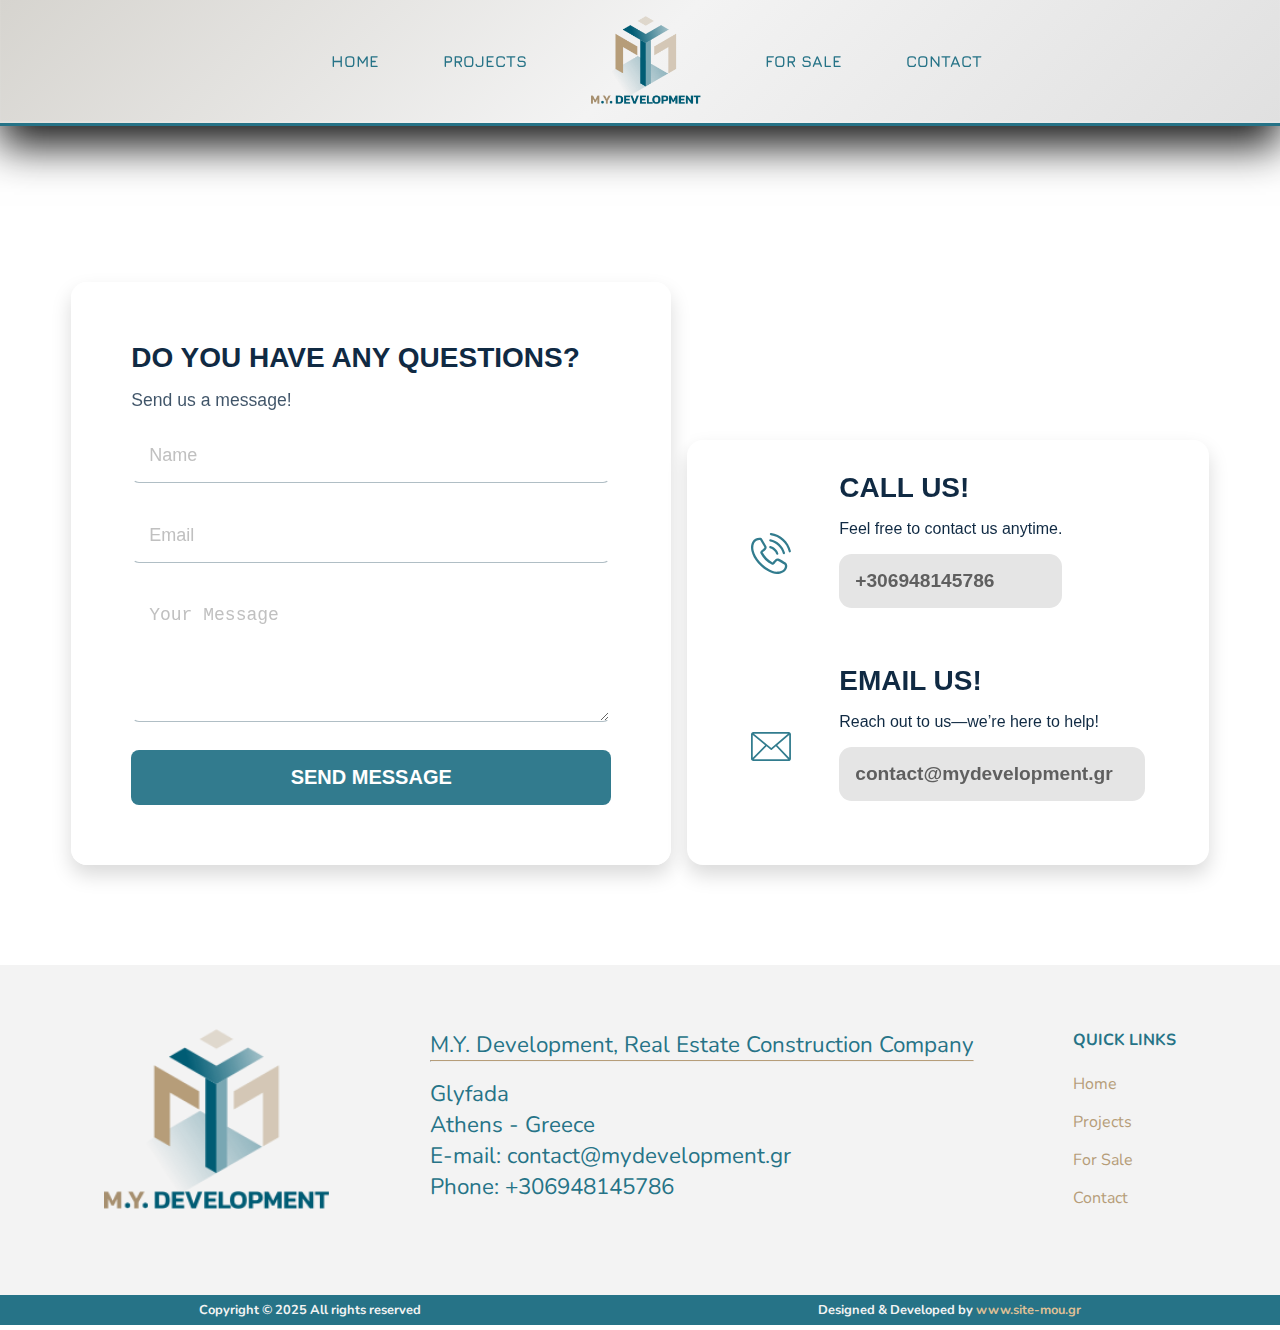
<file: contact.html>
<!DOCTYPE html>
<html lang="en">
<head>
    <meta charset="UTF-8">
    <meta name="viewport" content="width=device-width, initial-scale=1.0">
    <title>MyDevelopment Constructions</title>
    <link rel="stylesheet" href="styles.css">
    <link rel="stylesheet" href="contact.css">
    <link rel="preconnect" href="https://fonts.googleapis.com">
    <link rel="preconnect" href="https://fonts.gstatic.com" crossorigin>
    <link href="https://fonts.googleapis.com/css2?family=Comfortaa:wght@300..700&family=Euphoria+Script&family=Ibarra+Real+Nova:ital,wght@0,400..700;1,400..700&family=Jura:wght@300..700&family=Nunito:ital,wght@0,200..1000;1,200..1000&family=Roboto+Condensed:ital,wght@0,100..900;1,100..900&display=swap" rel="stylesheet">

</head>
<body>
    <header>
        <div class="header">
            <a href="index.html" class="logo-link-mobile"><img class="logo" src="/images/LOGO-FOR-WEB-200-PIXELS.png" alt="mydevelopment Logo"></a>
            <div class="burger-menu">&#9776;</div>
            <nav>
                <ul>
                    <li><a href="index.html">HOME</a></li>
                    <li><a href="projects.html">PROJECTS</a></li>
                    <li>            <a href="../index.html" class="logo-link"><img class="logo" src="/images/LOGO-FOR-WEB-200-PIXELS.png" alt="mydevelopment Logo"></a>
                    </li>
                    <li><a href="forsale.html">FOR&nbsp;SALE</a></li>
                    <li><a href="contact.html">CONTACT</a></li>
                </ul>
            </nav>
        </div>

    </header>
    <div class="map">
        <iframe src="https://maps.google.com/maps?q=Glifada&t=&z=13&ie=UTF8&iwloc=&output=embed"></iframe>
    </div>
    
    <section class="contact-section">
        
        <div class="contact-container box one">
            <div class="contact-form">
                <h2>Do you have any questions?</h2>
                <p>Send us a message!</p>
                <form action="#" method="POST">
                    <div class="input-group">
                        <input type="text" name="name" required placeholder="Name">
                    </div>
                    <div class="input-group">
                        <input type="email" name="email" required placeholder="Email">
                    </div>
                    <div class="input-group">
                        <textarea name="message" rows="5" required placeholder="Your Message"></textarea>
                    </div>
                    <button type="submit">Send Message</button>
                </form>
            </div>
                       
        </div>
        <div class="contact-det box 2">
            <div class="contact-det-all">
                <div class="contact-det-left">
                    <img src="images/phone.svg" alt="">
                </div>
                <div class="contact-det-right">
                    <h2>Call us!</h2>
                    <p>Feel free to contact us anytime.</p>
                    <div class="contact-frame">
                        +306948145786
                    </div>
                </div>
            </div>
            <div class="contact-det-all">
                <div class="contact-det-left">
                    <img src="images/location.svg" alt="">
                </div>
                <div class="contact-det-right">
                    <h2>Email us!</h2>
                    <p>Reach out to us—we’re here to help!</p>
                    <div class="contact-frame">
                        contact@mydevelopment.gr
                    </div>
                </div>
            </div>
        </div> 
    </section>
    
    <!-- <div class="line"></div> -->


    <footer>
        <div class="footer-container">
            <img src="images/LOGO-FOR-WEB-200-PIXELS.png" alt="MyDevelopment Logo">
            <div class="company-details">
                <p>M.Y. Development, Real Estate Construction Company</p>
                <hr>
                <p>Glyfada</p>
                <p>Athens - Greece</p>
                <p>E-mail: contact@mydevelopment.gr</p>
                <p>Phone: +306948145786</p>
            </div>
            <div class="footer-nav">
                <h4>QUICK LINKS</h4>
                <ul>
                    <a href="index.html">Home</a>
                    <a href="projects.html">Projects</a>
                    <a href="forsale.html">For Sale</a>
                    <a href="contact.html">Contact</a>
                </ul>
            </div>
        </div>
        <div class="footer-copy">
            <h6>Copyright © 2025 All rights reserved</h6>
            <h6>Designed & Developed by <a href="http://www.site-mou.gr">www.site-mou.gr</a></h6>
        </div>
    </footer>
    <script>
        window.onload = function() {
          // Add the 'animate' class after the page loads
          const boxes = document.querySelectorAll('.box');
          
          // Add staggered animation by adding classes with delay
          setTimeout(() => {
            boxes[0].style.opacity = 1;
            boxes[0].style.transform = 'translateX(0)';
          }, 200);  // Delay for the first box
          
          setTimeout(() => {
            boxes[1].style.opacity = 1;
            boxes[1].style.transform = 'translateX(0)';
          }, 400);  // Delay for the second box
        }
      </script>
      
    <script src="script.js"></script>
</body>
</html>
</file>
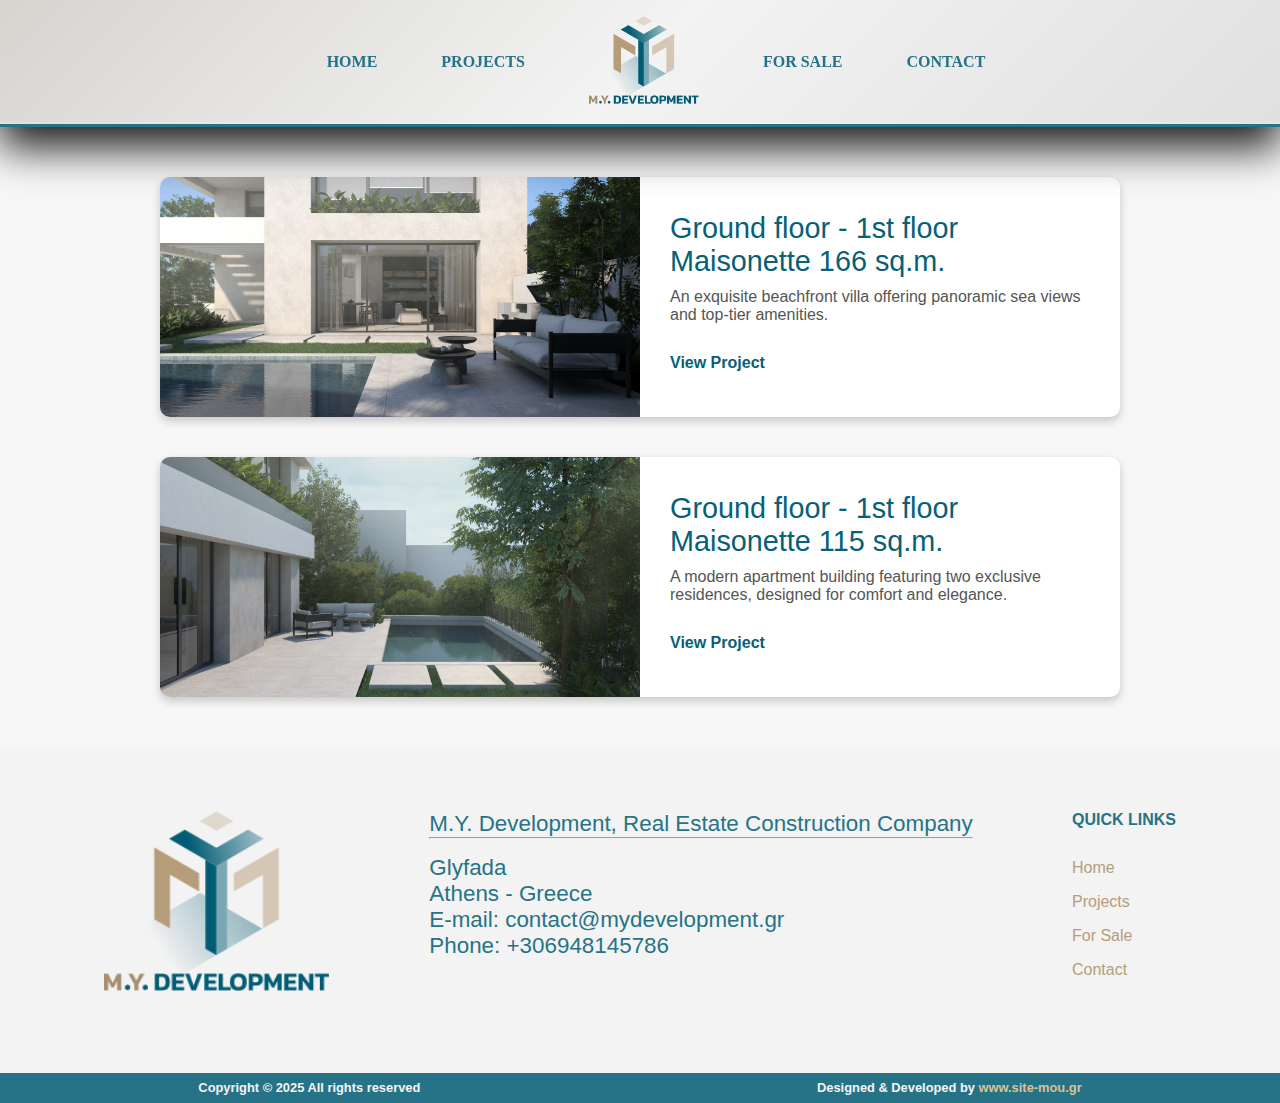
<file: forsale.html>
<!DOCTYPE html>
<html lang="en">
<head>
    <meta charset="UTF-8">
    <meta name="viewport" content="width=device-width, initial-scale=1.0">
    <title>Our Projects</title>
    <link rel="stylesheet" href="styles.css">
    <style>
        /* Global Styles */
       
        /* Projects Section */
        .projects-wrapper {
            display: flex;
            flex-direction: column;
            align-items: center;
            padding: 50px 0;
            gap: 40px;
        }

        /* Project Box */
        .project-box {
            display: flex;
            align-items: center;
            width: 80%;
            max-width: 1200px;
            background: white;
            border-radius: 10px;
            overflow: hidden;
            box-shadow: 0 4px 10px rgba(0, 0, 0, 0.2);
            transition: transform 0.3s ease;
        }
        
        .project-box:hover {
            transform: translateY(-5px);
        }

        /* Alternating Layout */
        .reverse {
            flex-direction: row-reverse;
        }

        /* Project Image */
        .project-box img {
            width: 50%;
            height: 100%;
            object-fit: cover;
        }

        /* Project Details */
        .project-details {
            width: 50%;
            padding: 30px;
            text-align: left;
            border: none;
        }

        .project-details h2 {
            font-size: 1.8rem;
            font-weight: 500;
            color: #066077;
        }

        .project-details p {
            font-size: 1rem;
            color: #555;
            margin: 10px 0 20px;
        }

        /* View Project Button */
        .view-btn {
            display: inline-block;
            padding: 10px 20px;
            color: #066077;
            text-decoration: none;
            font-weight: bold;
            border-radius: 5px;
            transition: background 0.3s;
            text-align: start;
            padding-left: 0;
        }

        .view-btn:hover {
            color: #0b91b3;
        }

        /* Responsive */
        @media (max-width: 900px) {
            .project-box {
                flex-direction: column;
                width: 90%;
            }

            .reverse {
                flex-direction: column;
            }

            .project-box img, .project-details {
                width: 100%;
            }

            .project-details {
                text-align: center;
                padding: 20px;
            }
        }

    </style>
</head>
<body>

    <header>
        <div class="header">
            <a href="../index.html" class="logo-link-mobile"><img class="logo" src="/images/LOGO-FOR-WEB-200-PIXELS.png" alt="mydevelopment Logo"></a>
            <div class="burger-menu">&#9776;</div>
            <nav>
                <ul>
                    <li><a href="index.html">HOME</a></li>
                    <li><a href="projects.html">PROJECTS</a></li>
                    <li>            <a href="../index.html" class="logo-link"><img class="logo" src="/images/LOGO-FOR-WEB-200-PIXELS.png" alt="mydevelopment Logo"></a>
                    </li>
                    <li><a href="forsale.html">FOR&nbsp;SALE</a></li>
                    <li><a href="contact.html">CONTACT</a></li>
                </ul>
            </nav>
        </div>

    </header>

    <section class="projects-wrapper">
        
        <div class="project-box">
            <img src="images/A1 Swimming pool.jpg" alt="Seaside Villa">
            <div class="project-details">
                <h2>Ground floor - 1st floor
                    Maisonette 166 sq.m.</h2>
                <p>An exquisite beachfront villa offering panoramic sea views and top-tier amenities.</p>
                <a href="project-voula166.html" class="view-btn">View Project</a>
            </div>
        </div>
        <!-- Project 2 -->
        <div class="project-box ">
            <img src="images/A2_swimming_pool.jpg" alt="Luxury Apartments">
            <div class="project-details">
                <h2>Ground floor - 1st floor
                    Maisonette 115 sq.m.</h2>
                <p>A modern apartment building featuring two exclusive residences, designed for comfort and elegance.</p>
                <a href="project-voula115.html" class="view-btn">View Project</a>
            </div>
        </div>

        <!-- Project 3 -->
        
    </section>
    <footer>
        <div class="footer-container">
            <img src="images/LOGO-FOR-WEB-200-PIXELS.png" alt="MyDevelopment Logo">
            <div class="company-details">
                <p>M.Y. Development, Real Estate Construction Company</p>
                <hr>
                <p>Glyfada</p>
                <p>Athens - Greece</p>
                <p>E-mail: contact@mydevelopment.gr</p>
                <p>Phone: +306948145786</p>
            </div>
            <div class="footer-nav">
                <h4>QUICK LINKS</h4>
                <ul>
                    <a href="index.html">Home</a>
                    <a href="projects.html">Projects</a>
                    <a href="forsale.html">For Sale</a>
                    <a href="contact.html">Contact</a>
                </ul>
            </div>
        </div>
        <div class="footer-copy">
            <h6>Copyright © 2025 All rights reserved</h6>
            <h6>Designed & Developed by <a href="http://www.site-mou.gr">www.site-mou.gr</a></h6>
        </div>
    </footer>
    <script src="script.js"></script>
</body>
</html>
</file>
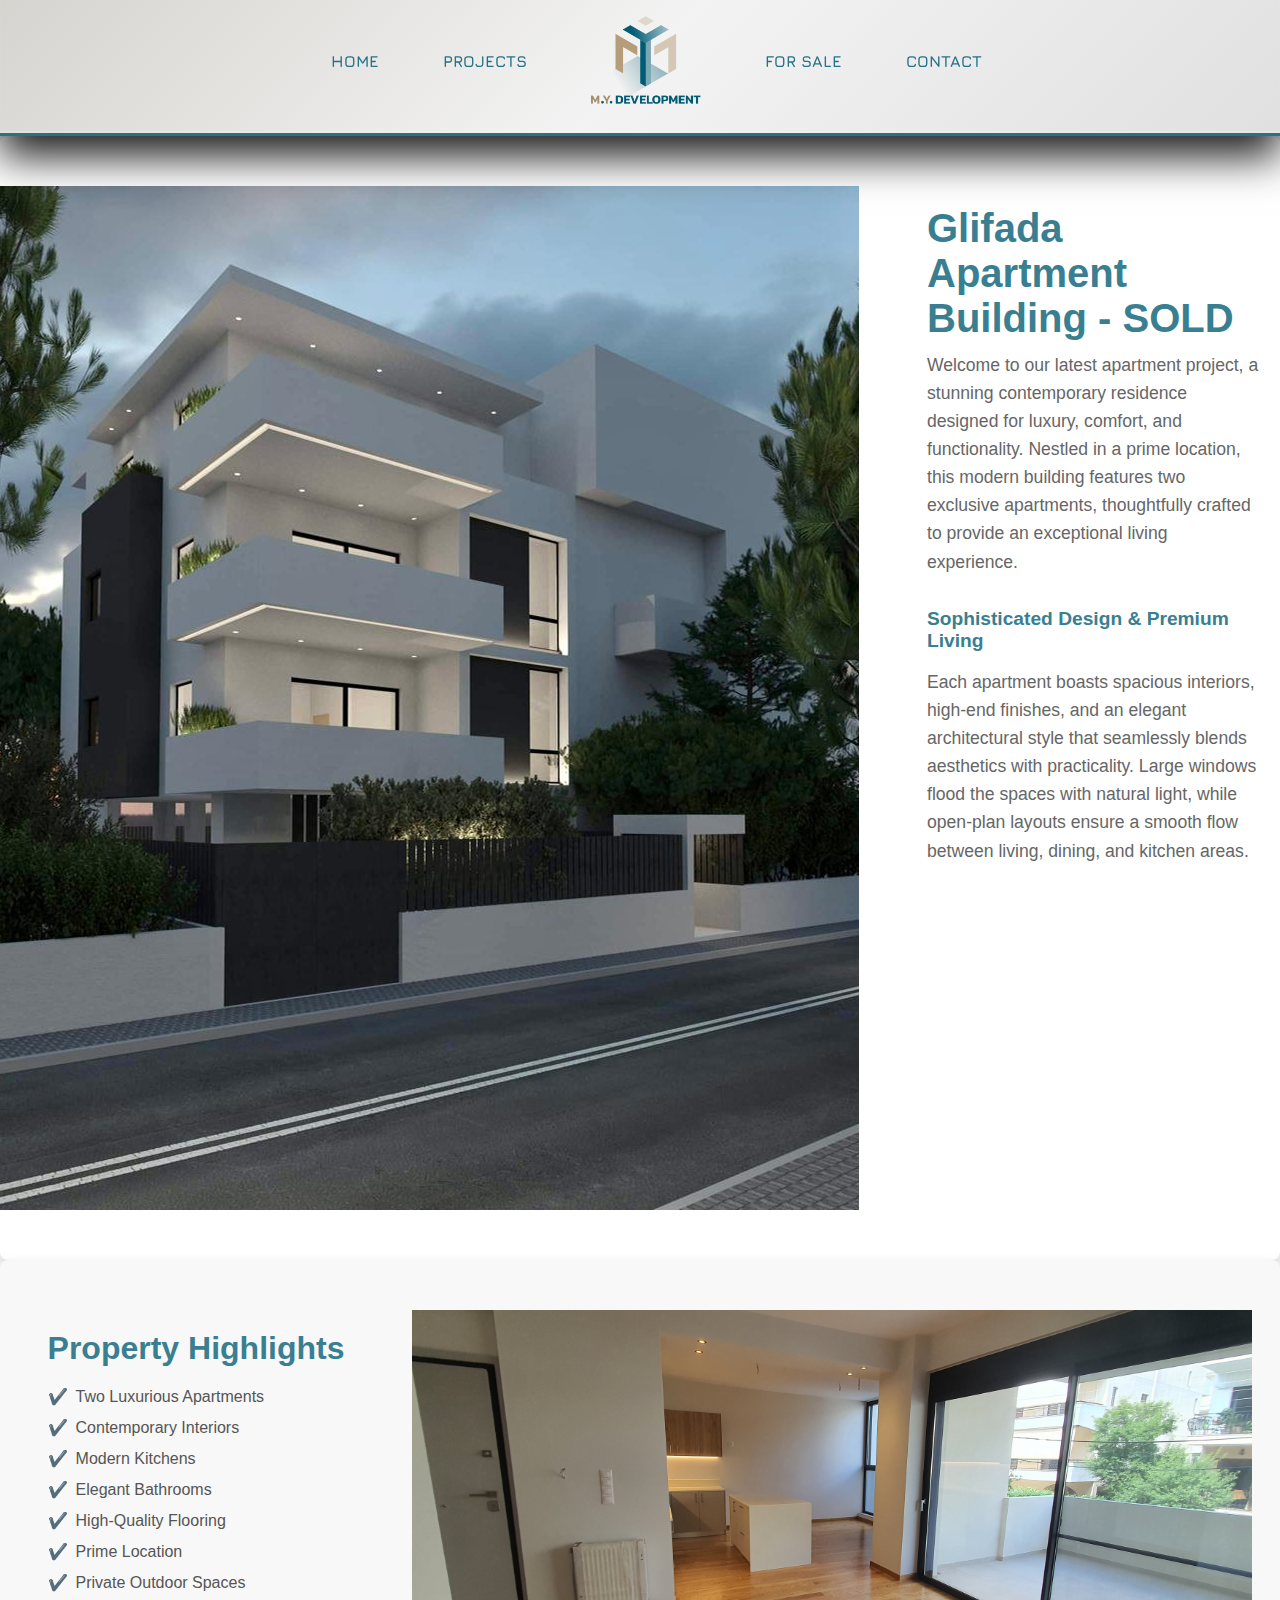
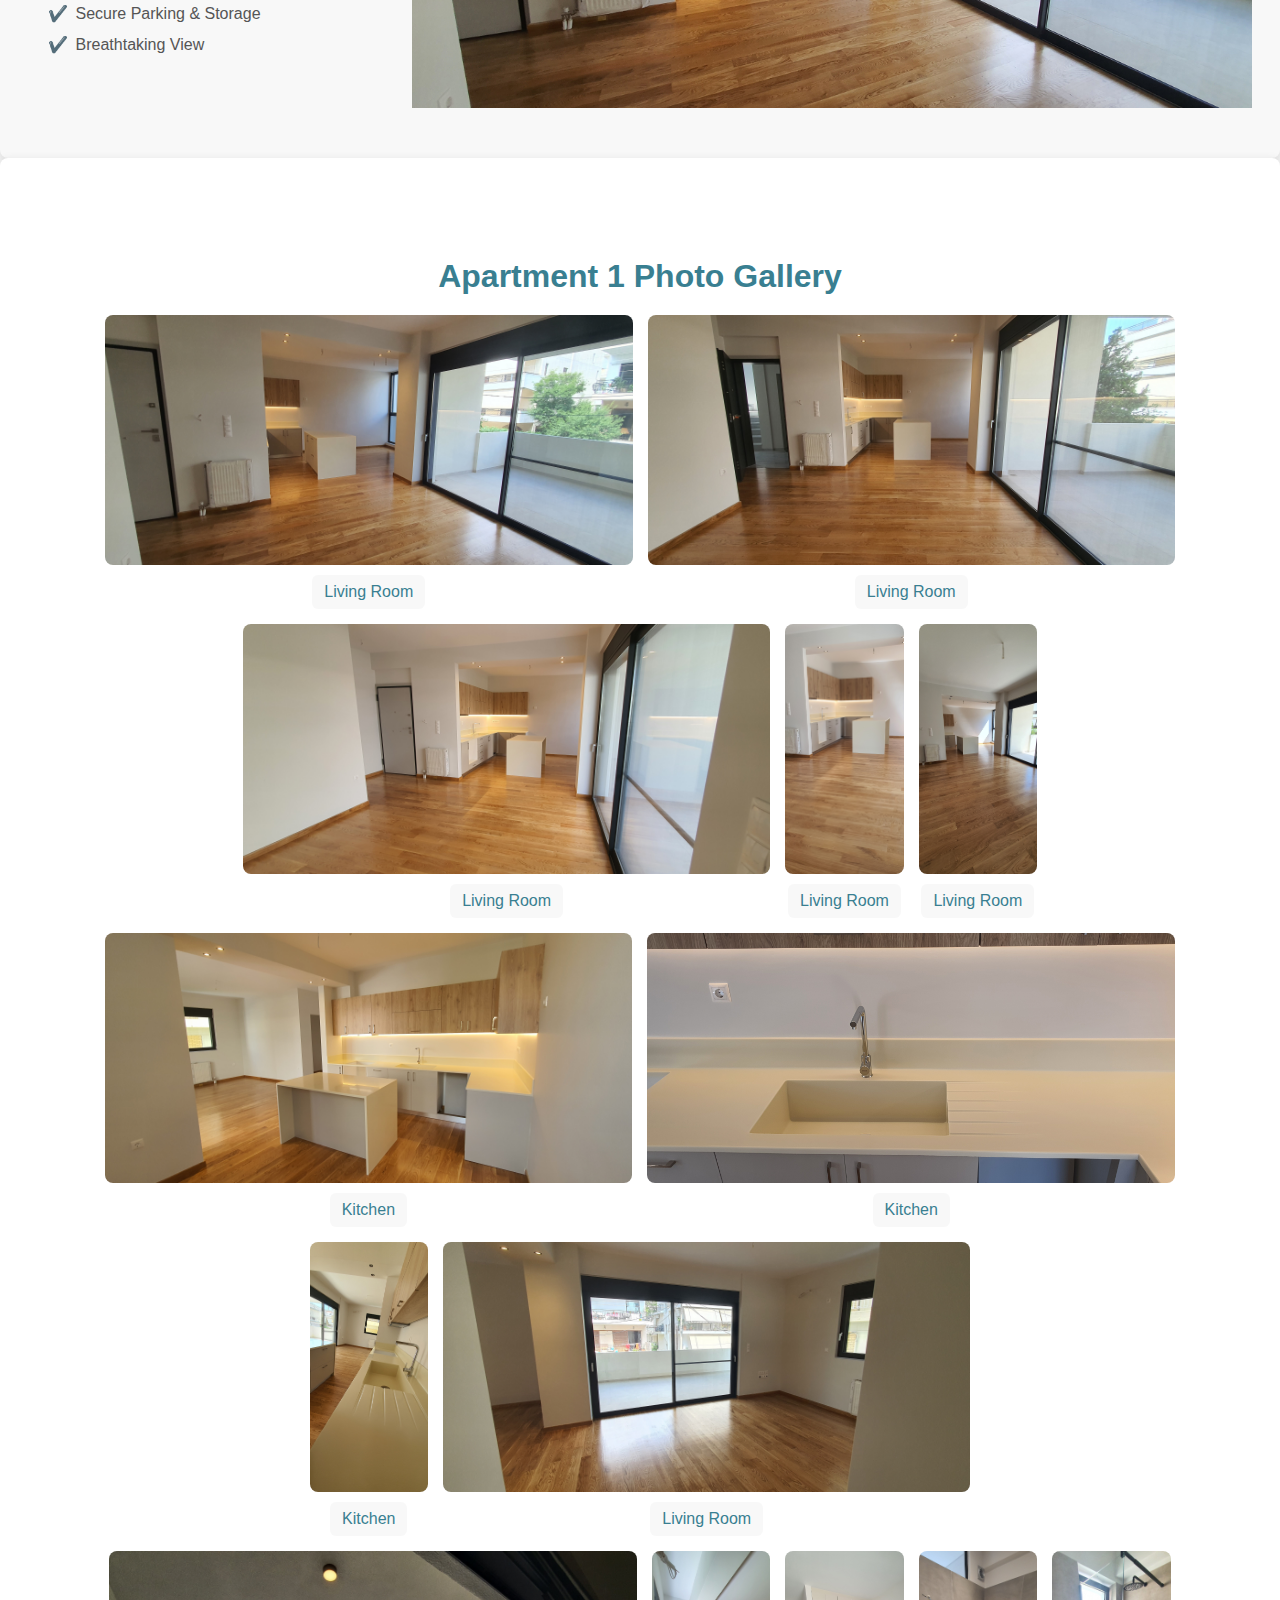
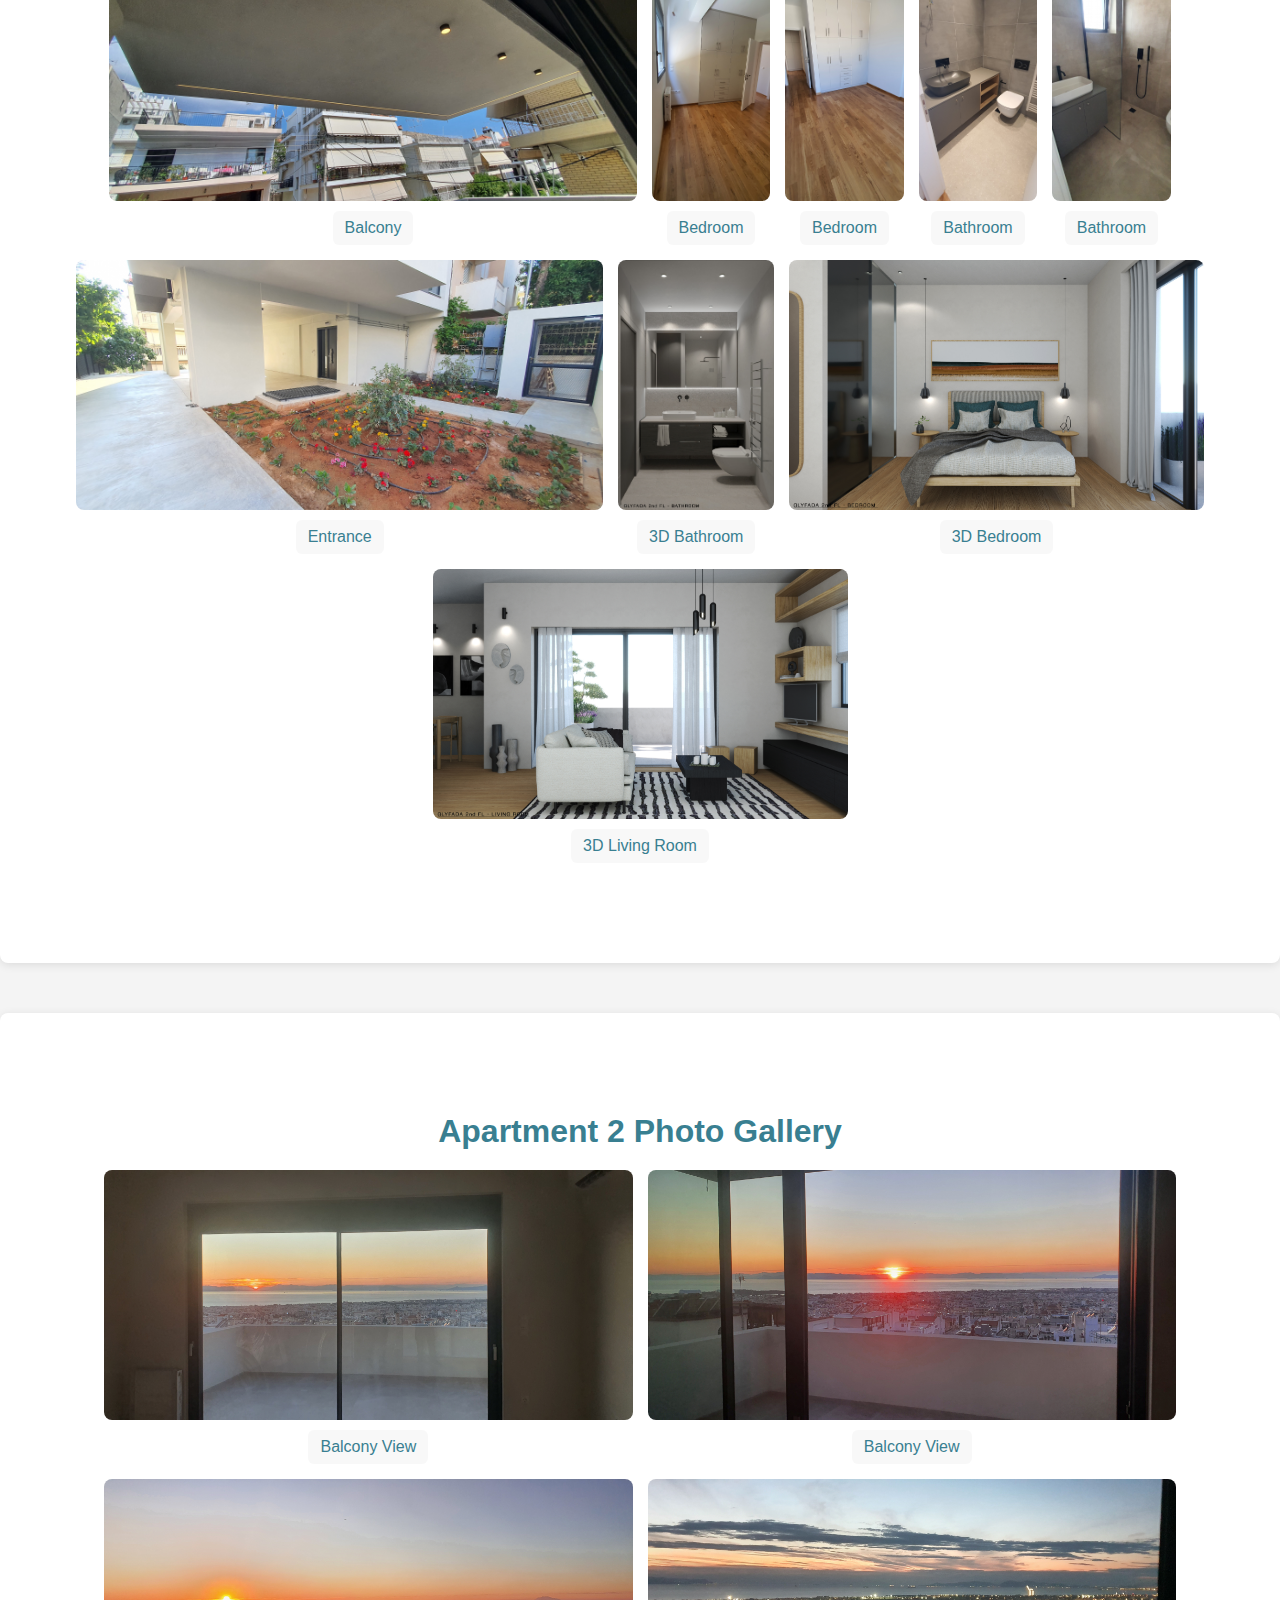
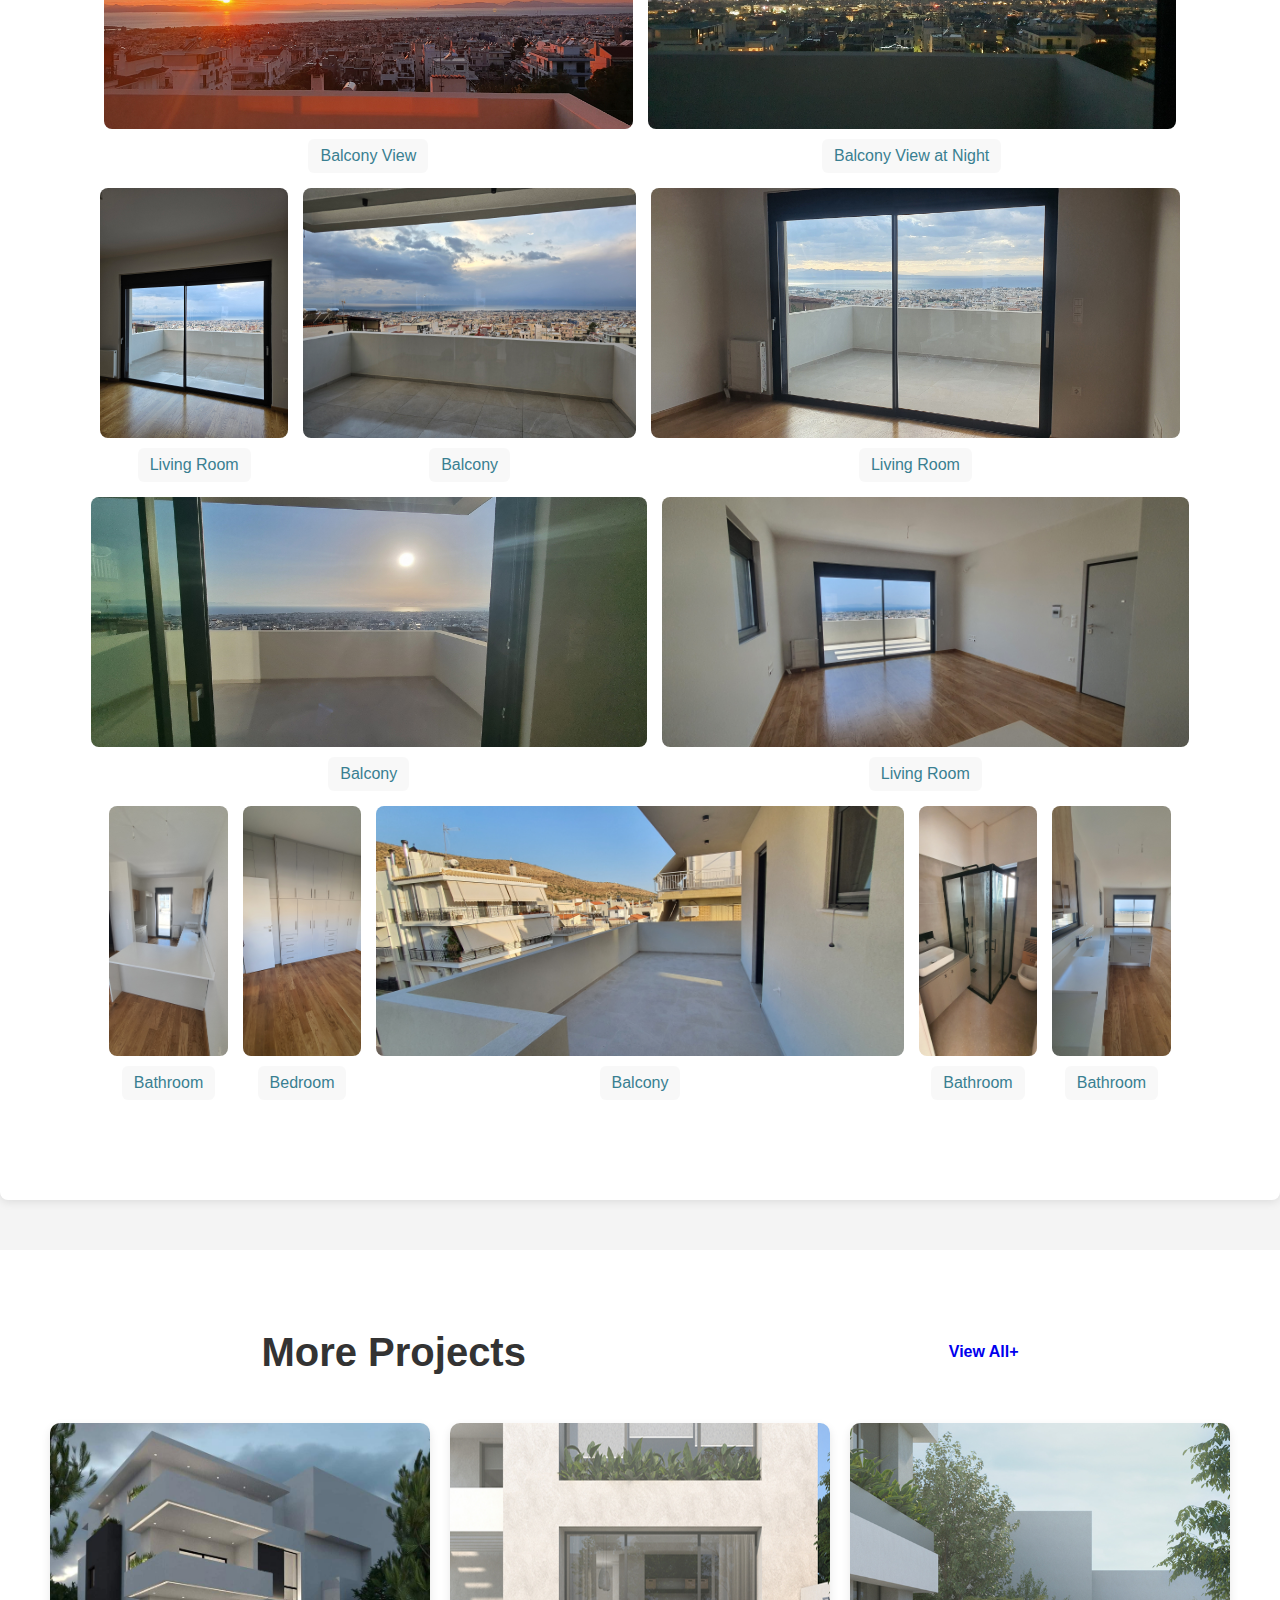
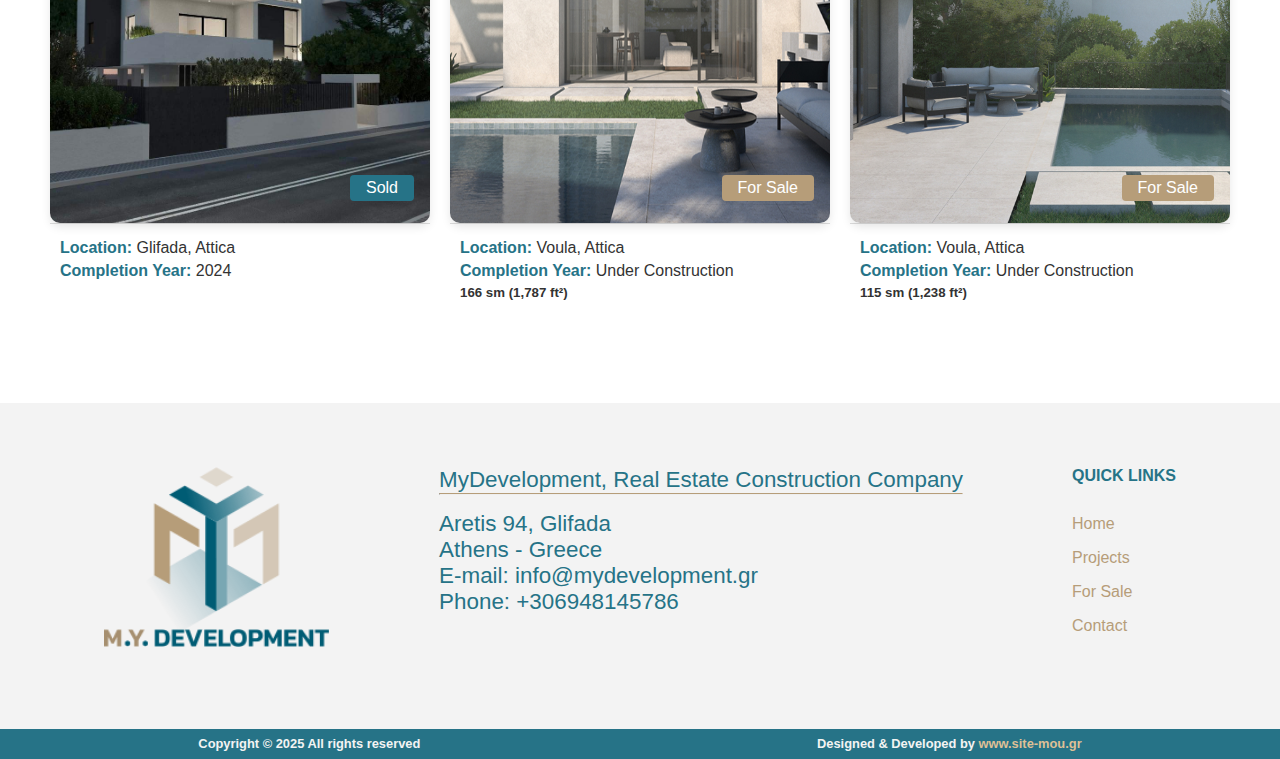
<file: project-glifada.html>
<!DOCTYPE html>
<html lang="en">
<head>
    <meta charset="UTF-8">
    <meta name="viewport" content="width=device-width, initial-scale=1.0">
    <title>MyDevelopment Constructions</title>
    <link rel="stylesheet" href="styles.css">
    <link rel="stylesheet" href="project.css">
    <link rel="preconnect" href="https://fonts.googleapis.com">
    <link rel="preconnect" href="https://fonts.gstatic.com" crossorigin>
    <link href="https://fonts.googleapis.com/css2?family=Comfortaa:wght@300..700&family=Euphoria+Script&family=Ibarra+Real+Nova:ital,wght@0,400..700;1,400..700&family=Jura:wght@300..700&family=Nunito:ital,wght@0,200..1000;1,200..1000&family=Roboto+Condensed:ital,wght@0,100..900;1,100..900&display=swap" rel="stylesheet">

</head>
<body>
    <header>
        <div class="header">
            <a href="index.html" class="logo-link-mobile"><img class="logo" src="/images/LOGO-FOR-WEB-200-PIXELS.png" alt="mydevelopment Logo"></a>
            <div class="burger-menu">&#9776;</div>
            <nav>
                <ul>
                    <li><a href="index.html">HOME</a></li>
                    <li><a href="projects.html">PROJECTS</a></li>
                    <li>            <a href="../index.html" class="logo-link"><img class="logo" src="/images/LOGO-FOR-WEB-200-PIXELS.png" alt="mydevelopment Logo"></a>
                    </li>
                    <li><a href="forsale.html">FOR&nbsp;SALE</a></li>
                    <li><a href="contact.html">CONTACT</a></li>
                </ul>
            </nav>
        </div>

    </header>
    <section class="property-intro">
        <img src="images/project1.png"></img>

        <div class="container">
            <h2>Glifada Apartment Building - SOLD</h2>
            <p style="margin-bottom: 2rem;"> Welcome to our latest apartment project, a stunning 
                contemporary residence designed for luxury, comfort, 
                and functionality. Nestled in a prime location, this 
                modern building features two exclusive apartments, 
                thoughtfully crafted to provide an exceptional 
                living experience.</p>
            <h3 style="font-size: 1.2rem; margin-bottom: 1rem;">Sophisticated Design & Premium Living
            </h3>
            <p>Each apartment boasts spacious interiors, high-end 
                finishes, and an elegant architectural style that 
                seamlessly blends aesthetics with practicality. 
                Large windows flood the spaces with natural 
                light, while open-plan layouts ensure a smooth 
                flow between living, dining, and kitchen areas.</p>
        </div>
        
    </section>
    <section class="amenities">
        <div class="container">
            <h3>Property Highlights</h3>
            <ul>
                <li>Two Luxurious Apartments</li>
                <li>Contemporary Interiors</li>
                <li>Modern Kitchens</li>
                <li>Elegant Bathrooms</li>
                <li>High-Quality Flooring</li>
                <li>Prime Location</li>
                <li>Private Outdoor Spaces</li>
                <li>Secure Parking & Storage</li>
                <li>Breathtaking View</li>
            </ul>
        </div>
        <img src="images/A1glifada1.jpg" alt="MyDevelopment Building">

    </section>

    <section class="location property-gallery">
        <section class="photo-gallery">
            <div class="gallery-container">
                <h3>Apartment 1 Photo Gallery</h3>
                <div class="gallery-grid">
                    <div class="gallery-item">
                        <img src="images/A1glifada1.jpg" alt="Project Image 1">
                        <p class="image-label">Living Room</p>
                    </div>
                    <div class="gallery-item">
                        <img src="images/A1glifada2.jpg" alt="Project Image 2">
                        <p class="image-label">Living Room</p>
                    </div>
                    <div class="gallery-item">
                        <img src="images/A1glifada3.jpg" alt="Project Image 3">
                        <p class="image-label">Living Room</p>
                    </div>
                    <div class="gallery-item">
                        <img src="images/A1glifada4.jpg" alt="Project Image 4">
                        <p class="image-label">Living Room</p>
                    </div>
                    <div class="gallery-item">
                        <img src="images/A1glifada5.jpg" alt="Project Image 4">
                        <p class="image-label">Living Room</p>
                    </div>
                    <div class="gallery-item">
                        <img src="images/A1glifada6.jpg" alt="Project Image 4">
                        <p class="image-label">Kitchen</p>
                    </div>
                    <div class="gallery-item">
                        <img src="images/A1glifada7.jpg" alt="Project Image 4">
                        <p class="image-label">Kitchen</p>
                    </div>
                    <div class="gallery-item">
                        <img src="images/A1glifada8.jpg" alt="Project Image 4">
                        <p class="image-label">Kitchen</p>
                    </div>
                    <div class="gallery-item">
                        <img src="images/A1glifada9.jpg" alt="Project Image 4">
                        <p class="image-label">Living Room</p>
                    </div>
                    <div class="gallery-item">
                        <img src="images/A1glifada11.jpg" alt="Project Image 4">
                        <p class="image-label">Balcony</p>
                    </div>
                    <div class="gallery-item">
                        <img src="images/A1glifada12.jpg" alt="Project Image 4">
                        <p class="image-label">Bedroom</p>
                    </div>
                    <div class="gallery-item">
                        <img src="images/A1glifada13.jpg" alt="Project Image 4">
                        <p class="image-label">Bedroom</p>
                    </div>
                    <div class="gallery-item">
                        <img src="images/A1glifada14.jpg" alt="Project Image 4">
                        <p class="image-label">Bathroom</p>
                    </div>
                    <div class="gallery-item">
                        <img src="images/A1glifada15.jpg" alt="Project Image 4">
                        <p class="image-label">Bathroom</p>
                    </div>
                    <div class="gallery-item">
                        <img src="images/A1glifada16.jpg" alt="Project Image 4">
                        <p class="image-label">Entrance</p>
                    </div>
                    <div class="gallery-item">
                        <img src="images/3dA1glifada1.jpg" alt="Project Image 4">
                        <p class="image-label">3D Bathroom</p>
                    </div>
                    <div class="gallery-item">
                        <img src="images/3dA1glifada2.jpg" alt="Project Image 4">
                        <p class="image-label">3D Bedroom</p>
                    </div>
                    <div class="gallery-item">
                        <img src="images/3dA1glifada3.jpg" alt="Project Image 4">
                        <p class="image-label">3D Living Room</p>
                    </div>
                </div>
                
            </div>
        </section> 
    </section>
        
        <section class="location property-gallery">
            <section class="photo-gallery">
                <div class="gallery-container">
                    <h3>Apartment 2 Photo Gallery</h3>
                    <div class="gallery-grid">
                        <div class="gallery-item">
                            <img src="images/A2glifada1.jpg" alt="Project Image 1">
                            <p class="image-label">Balcony View</p>
                        </div>
                        <div class="gallery-item">
                            <img src="images/A2glifada2.jpg" alt="Project Image 2">
                            <p class="image-label">Balcony View</p>
                        </div>
                        <div class="gallery-item">
                            <img src="images/A2glifada3.jpg" alt="Project Image 3">
                            <p class="image-label">Balcony View</p>
                        </div>
                        <div class="gallery-item">
                            <img src="images/A2glifada4.jpg" alt="Project Image 4">
                            <p class="image-label">Balcony View at Night</p>
                        </div>
                        <div class="gallery-item">
                            <img src="images/A2glifada5.jpg" alt="Project Image 4">
                            <p class="image-label">Living Room</p>
                        </div>
                        <div class="gallery-item">
                            <img src="images/A2glifada6.jpg" alt="Project Image 4">
                            <p class="image-label">Balcony</p>
                        </div>
                        <div class="gallery-item">
                            <img src="images/A2glifada7.jpg" alt="Project Image 4">
                            <p class="image-label">Living Room</p>
                        </div>
                        <div class="gallery-item">
                            <img src="images/A2glifada8.jpg" alt="Project Image 4">
                            <p class="image-label">Balcony</p>
                        </div>
                        <div class="gallery-item">
                            <img src="images/A2glifada9.jpg" alt="Project Image 4">
                            <p class="image-label">Living Room</p>
                        </div>
                        <div class="gallery-item">
                            <img src="images/A2glifada11.jpg" alt="Project Image 4">
                            <p class="image-label">Bathroom</p>
                        </div>
                        <div class="gallery-item">
                            <img src="images/A2glifada12.jpg" alt="Project Image 4">
                            <p class="image-label">Bedroom</p>
                        </div>
                        <div class="gallery-item">
                            <img src="images/A2glifada13.jpg" alt="Project Image 4">
                            <p class="image-label">Balcony</p>
                        </div>
                        <div class="gallery-item">
                            <img src="images/A2glifada14.jpg" alt="Project Image 4">
                            <p class="image-label">Bathroom</p>
                        </div>
                        <div class="gallery-item">
                            <img src="images/A2glifada10.jpg" alt="Project Image 4">
                            <p class="image-label">Bathroom</p>
                        </div>
    
                    </div>
                    
                </div>
            </section>
            
        </section>
    <section class="our-work">
        <div class="title-container">
            <h2>More Projects</h2>
            <a href="projects.html" style="text-decoration: none;">
                <h4>View All+</h4>
            </a>
        </div>
        <div class="projects">
            <div>
                <a href="project-glifada.html">
                    <div class="project">
                        <img src="images/project1.png" alt="Modern Skyscraper">
                        <div class="project-info">
                            <div class="state">Sold</div>
                            <h3>Modern Apartment Building</h3>
                            <p>Glifada Attica</p>
                        </div>
                    </div>
                    <div class="project-details">
                        <p><strong>Location:</strong> Glifada, Attica</p>
                        <p><strong>Completion Year:</strong> 2024</p>
                    </div>
                </a>
            </div>
            <div>
                <a href="project-voula166.html">
                    <div class="project">
                        <img src="images/project2.png" alt="Luxury Villas">
                        <div class="project-info">
                            <div class="state sale">For Sale</div>
                            <h3>1st floor
                                Maisonette</h3>
                            <p>Vasileiou Voulgaroktonou 3, Voula</p>
                        </div>
                    </div>
                    <div class="project-details">
                        <p><strong>Location:</strong> Voula, Attica</p>
                        <p><strong>Completion Year:</strong> Under Construction</p>
                        <h5>166 sm (1,787 ft²)</h5>
                    </div>
                </a>
            </div>
            <div>
                <div class="project">
                    <img src="images/project3.png" alt="Industrial Complex">
                    <div class="project-info">
                        <div class="state sale">For Sale</div>
                        <h3>Ground floor
                            Maisonette</h3>
                        <p>Vasileiou Voulgaroktonou 3, Voula</p>
                    </div>
                </div>
                <div class="project-details">
                    <p><strong>Location:</strong> Voula, Attica</p>
                    <p><strong>Completion Year:</strong> Under Construction</p>
                    <h5>115 sm (1,238 ft²)</h5>
                </div>
            </div>
        </div>
    </section>


    <footer>
        <div class="footer-container">
            <img src="images/LOGO-FOR-WEB-200-PIXELS.png" alt="MyDevelopment Logo">
            <div class="company-details">
                <p>MyDevelopment, Real Estate Construction Company</p>
                <hr>
                <p>Aretis 94, Glifada</p>
                <p>Athens - Greece</p>
                <p>E-mail: info@mydevelopment.gr</p>
                <p>Phone: +306948145786</p>
            </div>
            <div class="footer-nav">
                <h4>QUICK LINKS</h4>
                <ul>
                    <a href="index.html">Home</a>
                    <a href="projects.html">Projects</a>
                    <a href="forsale.html">For Sale</a>
                    <a href="contact.html">Contact</a>
                </ul>
            </div>
        </div>
        <div class="footer-copy">
            <h6>Copyright © 2025 All rights reserved</h6>
            <h6>Designed & Developed by <a href="http://www.site-mou.gr">www.site-mou.gr</a></h6>
        </div>
    </footer>
    <script src="script.js"></script>

    <script>
        document.addEventListener("DOMContentLoaded", function () {
            const images = document.querySelectorAll(".gallery-item img");
            const lightbox = document.createElement("div");
            lightbox.classList.add("lightbox");
            document.body.appendChild(lightbox);
        
            images.forEach((img) => {
                img.addEventListener("click", function () {
                    const fullImage = document.createElement("img");
                    fullImage.src = img.src;
                    lightbox.innerHTML = ""; // Clear previous image
                    lightbox.appendChild(fullImage);
                    lightbox.style.display = "flex";
                });
            });
        
            // Close lightbox on click or ESC key
            lightbox.addEventListener("click", function () {
                lightbox.style.display = "none";
            });
        
            document.addEventListener("keydown", function (e) {
                if (e.key === "Escape") {
                    lightbox.style.display = "none";
                }
            });
        });
        </script>
        
</body>
</html>
</file>
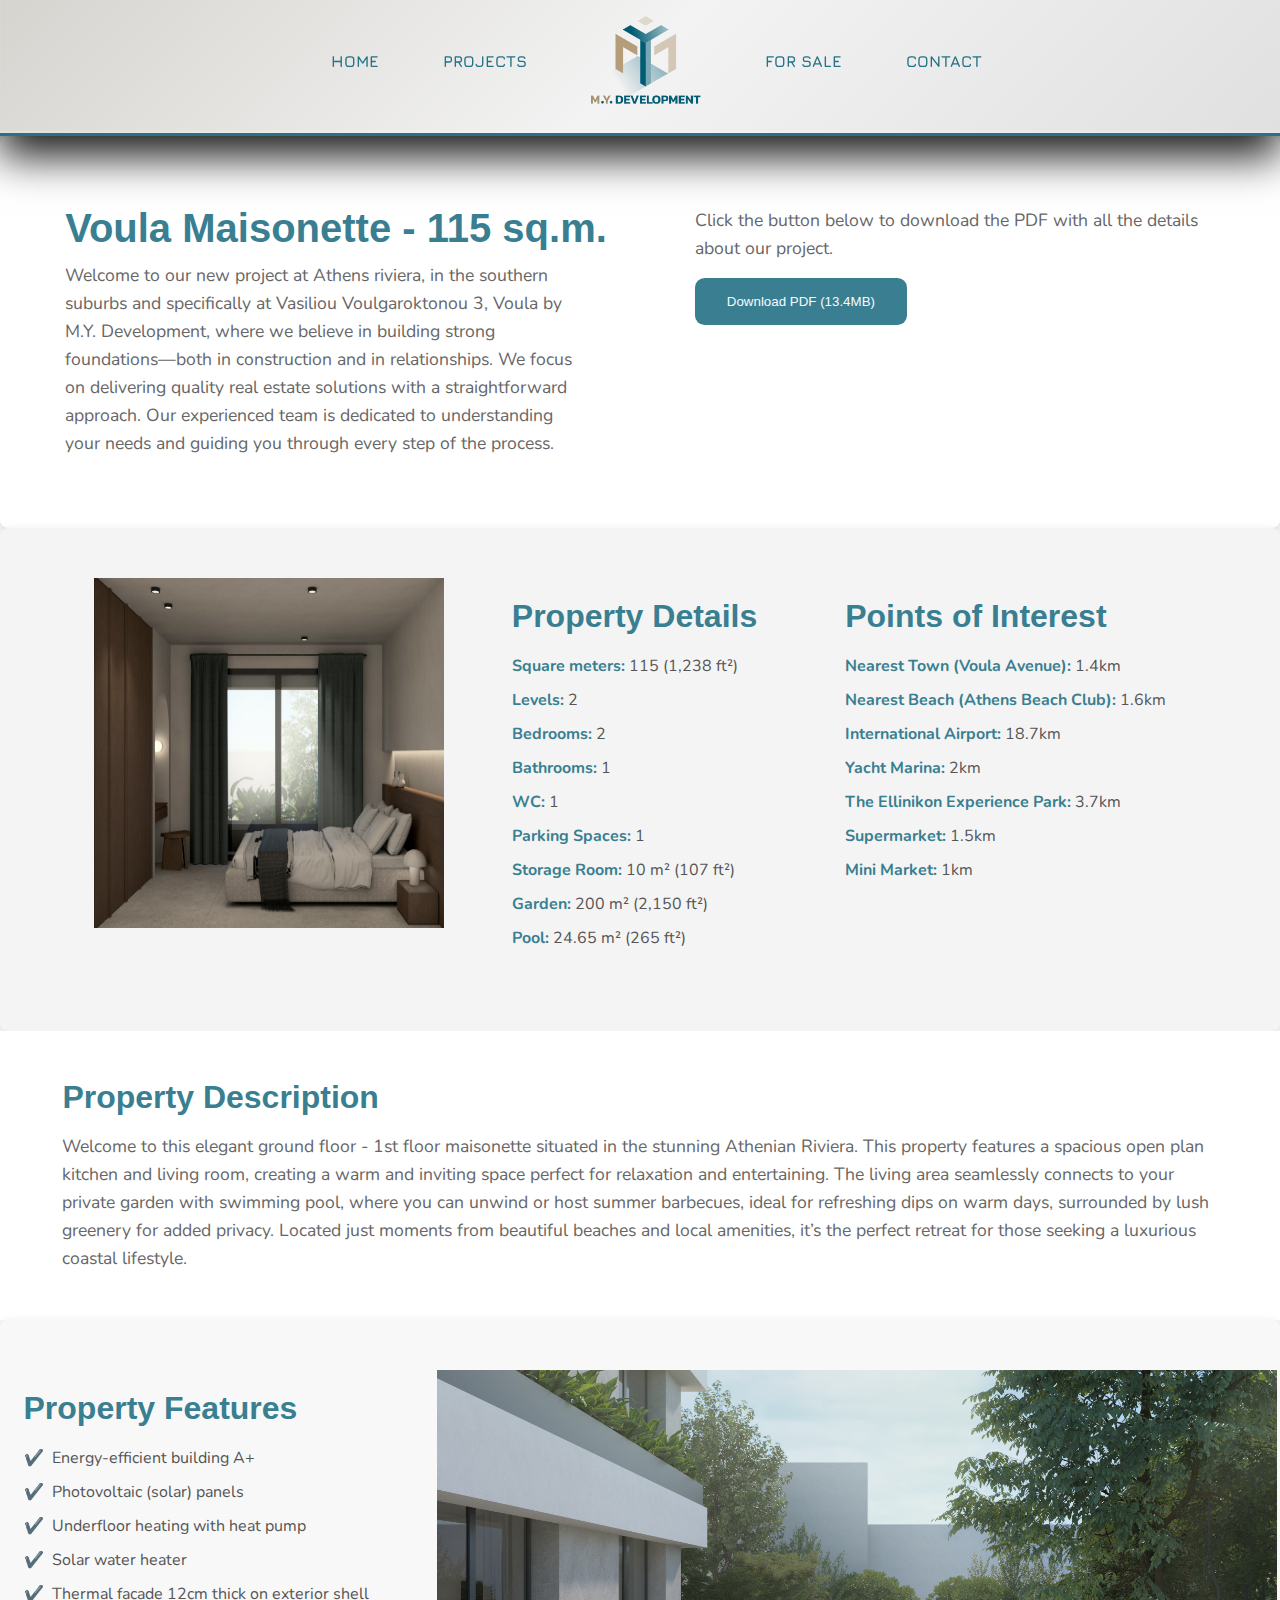
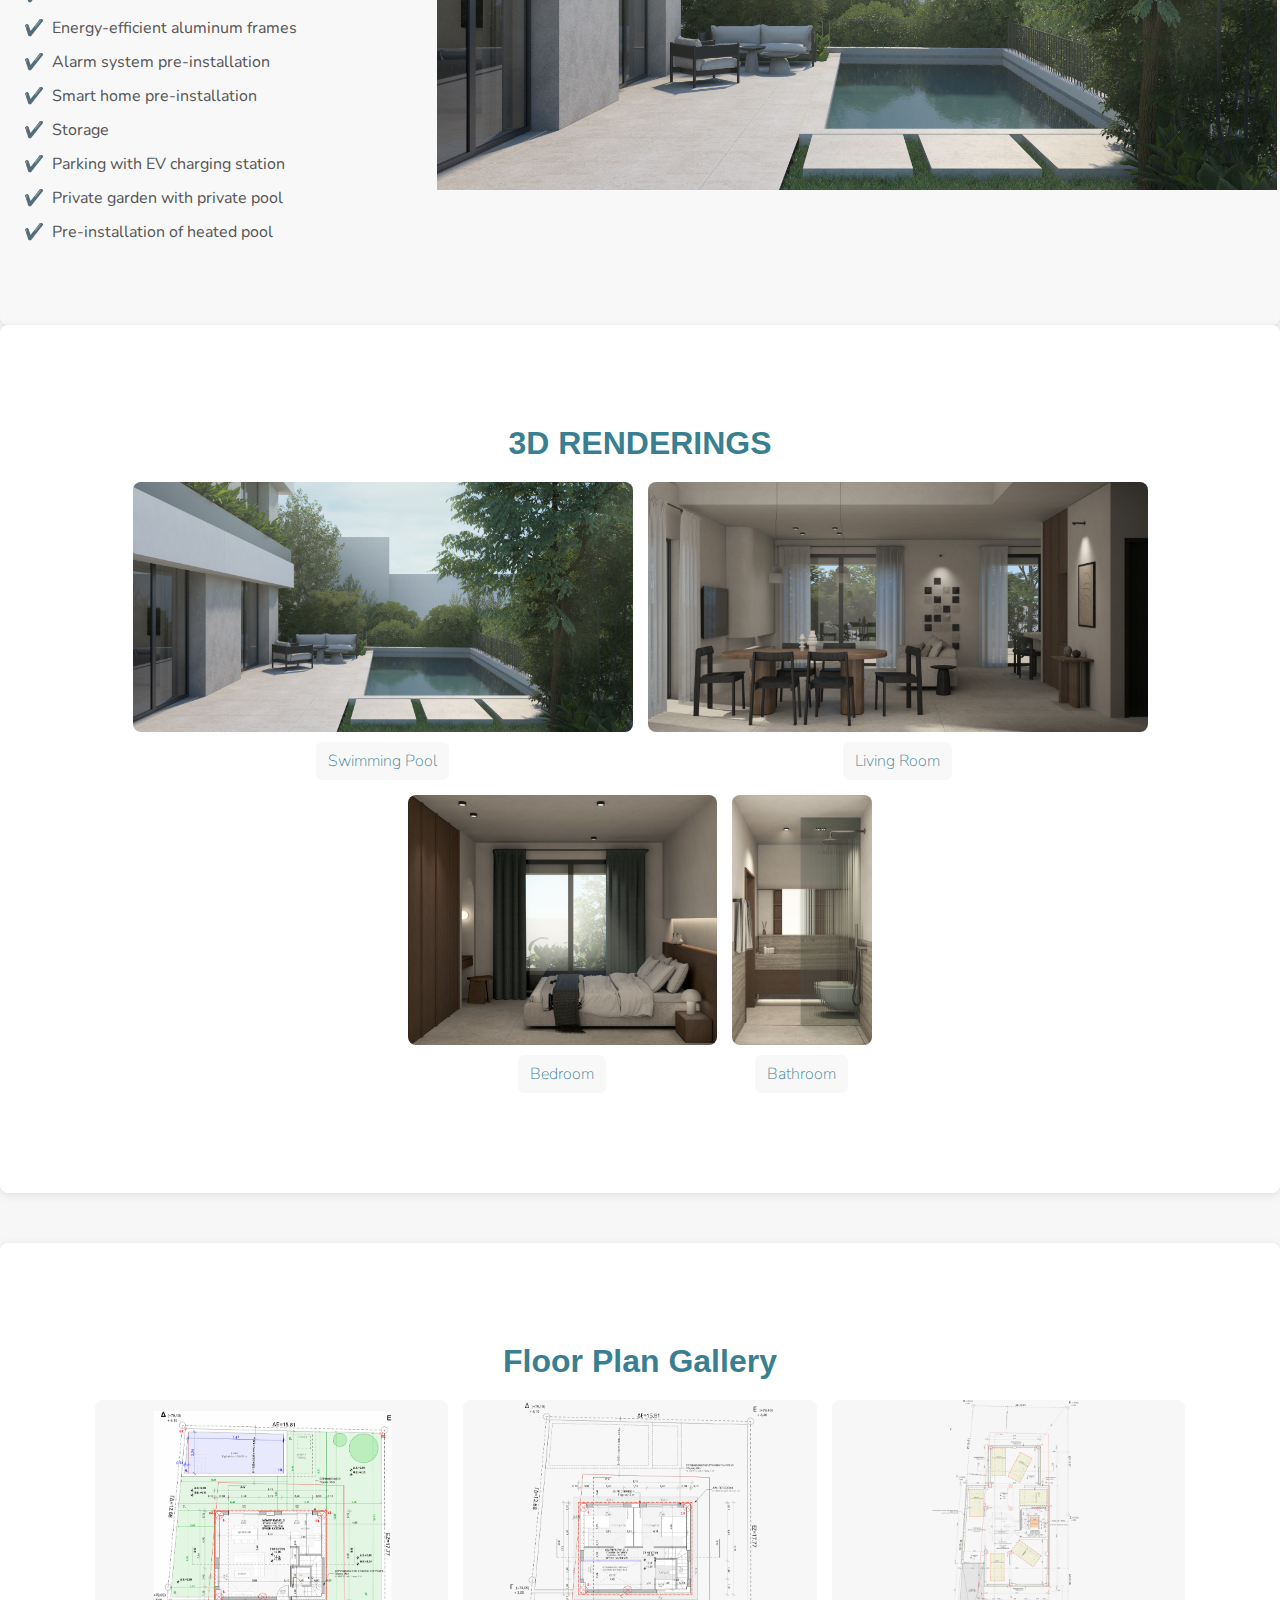
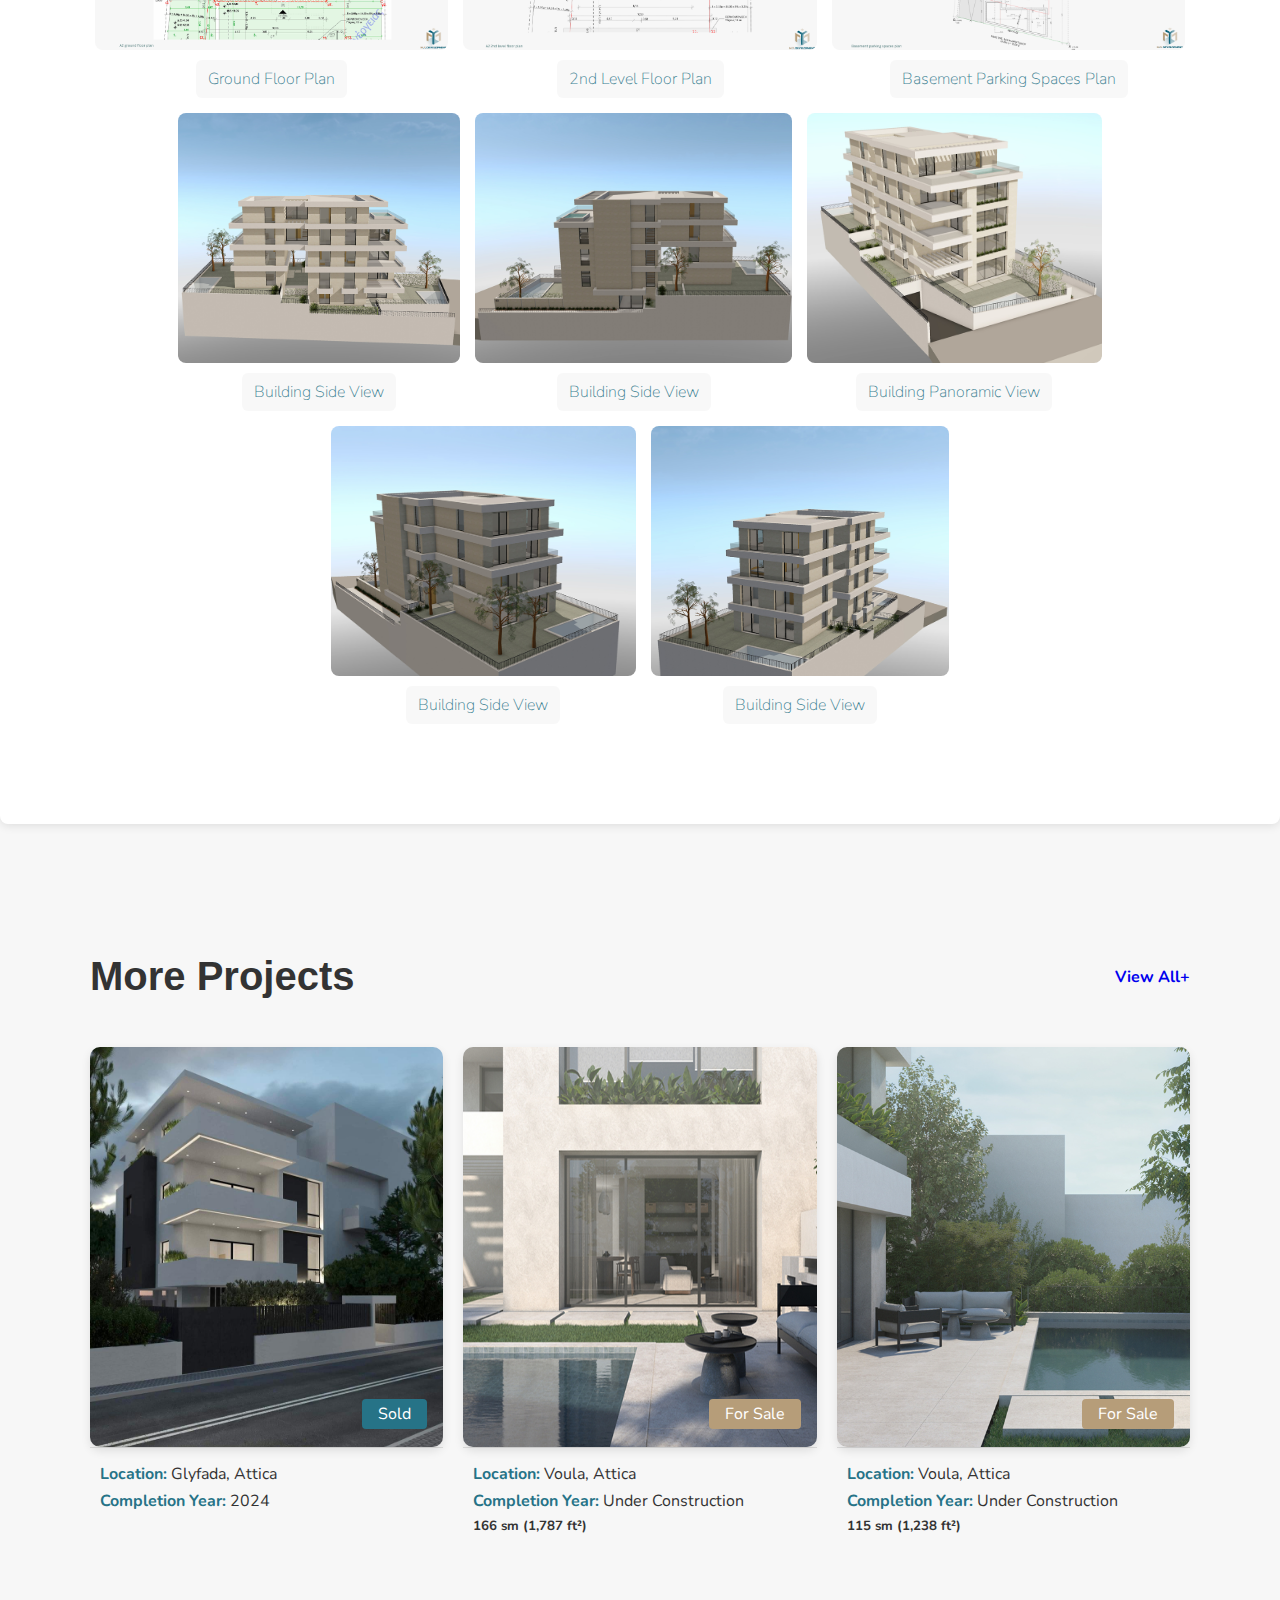
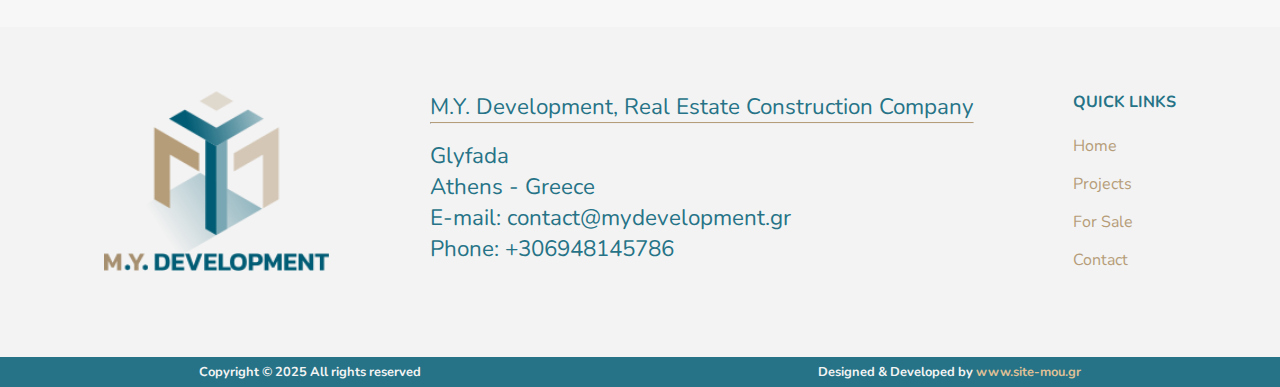
<file: project-voula115.html>
<!DOCTYPE html>
<html lang="en">
<head>
    <meta charset="UTF-8">
    <meta name="viewport" content="width=device-width, initial-scale=1.0">
    <title>MyDevelopment Constructions</title>
    <link rel="stylesheet" href="project.css">
    <link rel="stylesheet" href="styles.css">

    <link rel="preconnect" href="https://fonts.googleapis.com">
    <link rel="preconnect" href="https://fonts.gstatic.com" crossorigin>
    <link href="https://fonts.googleapis.com/css2?family=Comfortaa:wght@300..700&family=Euphoria+Script&family=Ibarra+Real+Nova:ital,wght@0,400..700;1,400..700&family=Jura:wght@300..700&family=Nunito:ital,wght@0,200..1000;1,200..1000&family=Roboto+Condensed:ital,wght@0,100..900;1,100..900&display=swap" rel="stylesheet">

</head>
<body>
    <header>
        <div class="header">
            <a href="index.html" class="logo-link-mobile"><img class="logo" src="/images/LOGO-FOR-WEB-200-PIXELS.png" alt="mydevelopment Logo"></a>
            <div class="burger-menu">&#9776;</div>
            <nav>
                <ul>
                    <li><a href="index.html">HOME</a></li>
                    <li><a href="projects.html">PROJECTS</a></li>
                    <li>       <a href="index.html" class="logo-link"><img class="logo" src="/images/LOGO-FOR-WEB-200-PIXELS.png" alt="mydevelopment Logo"></a>
                    </li>
                    <li><a href="forsale.html">FOR&nbsp;SALE</a></li>
                    <li><a href="contact.html">CONTACT</a></li>
                </ul>
            </nav>
        </div>

    </header>
    <section class="property-intro">
        <div class="container">
            <h2>Voula Maisonette - 115 sq.m.</h2>
            <p> Welcome to our new project at Athens
                riviera, in the southern suburbs and
                specifically at Vasiliou Voulgaroktonou 3,
                Voula by M.Y. Development, where we
                believe in building strong foundations—both
                in construction and in relationships. We
                focus on delivering quality real estate
                solutions with a straightforward approach.
                Our experienced team is dedicated to
                understanding your needs and guiding you
                through every step of the process.</p>
        </div>
        <div class="container">
            <p style="margin-bottom: 1rem;">Click the button below to download the PDF with all the details about our project.</p>
            <!-- Button to download PDF -->
            <a href="images/M.Y. Development Maisonette Voula 115 sq.m. presentation.pdf" 
               target="_blank" 
               >
                <button class="download-btn">Download PDF (13.4MB)</button>
            </a>
        </div>
    </section>
    
    <section class="property-details">
        <img src="images/A2 Bedroom.jpg" alt="MyDevelopment Building">

        <div class="container">
            <h3>Property Details</h3>
            <ul>
                <li><strong>Square meters:</strong> 115 (1,238 ft²)</li>
                <li><strong>Levels:</strong> 2</li>
                <li><strong>Bedrooms:</strong> 2</li>
                <li><strong>Bathrooms:</strong> 1</li>
                <li><strong>WC:</strong> 1</li>
                <li><strong>Parking Spaces:</strong> 1</li>
                <li><strong>Storage Room:</strong>  10 m² (107 ft²)</li>
                <li><strong>Garden:</strong> 200 m² (2,150 ft²)</li>
                <li><strong>Pool:</strong> 24.65 m² (265 ft²)</li>
            </ul>
        </div>
        <div class="container">
            <h3>Points of Interest</h3>
            <ul>
                <li><strong>Nearest Town (Voula Avenue):</strong> 1.4km</li>
                <li><strong>Nearest Beach (Athens Beach Club):</strong> 1.6km</li>
                <li><strong>International Airport:</strong> 18.7km</li>
                <li><strong>Yacht Marina:</strong> 2km</li>
                <li><strong>The Ellinikon Experience Park:</strong> 3.7km</li>
                <li><strong>Supermarket:</strong> 1.5km</li>
                <li><strong>Mini Market:</strong> 1km</li>
            </ul>
        </div>

    </section>
    <section class="property-description">
        <div class="description-container">
            <h3>Property Description</h3>
            <p>
                Welcome to this elegant ground floor - 1st floor
                maisonette situated in the stunning Athenian
                Riviera. This property features a spacious open
               plan kitchen and living room, creating a warm and
                inviting
               space perfect for relaxation and
                entertaining.
                The living area seamlessly connects to your
                private garden with swimming pool, where you
                can unwind or host summer barbecues, ideal for
                refreshing dips on warm days, surrounded by lush
                greenery for added privacy.
                Located just moments from beautiful beaches
                and local amenities, it’s the perfect retreat for
                those seeking a luxurious coastal lifestyle.
            </p>
        </div>
        
    </section>
    <section class="amenities">
        <div class="container">
            <h3>Property Features</h3>
            <ul>
                <li>Energy-efficient building A+</li>
                <li>Photovoltaic (solar) panels</li>
                <li>Underfloor heating with heat pump</li>

                <li>Solar water heater</li>
                <li>Thermal facade 12cm thick on exterior shell</li>
                <li>Energy-efficient aluminum frames</li>
                <li>Alarm system pre-installation</li>
                <li>Smart home pre-installation</li>
                <li>Storage</li>
                <li>Parking with EV charging station</li>
                <li>Private garden with private pool</li>
                <li>Pre-installation of heated pool</li>
            </ul>
        </div>
        <img src="images/A2_swimming_pool.jpg" alt="MyDevelopment Building">

    </section>
    
    <section class="location property-gallery">
        <section class="photo-gallery">
            <div class="gallery-container">
                <h3>3D RENDERINGS</h3>
                <div class="gallery-grid">
                    <div class="gallery-item">
                        <img src="images/A2_swimming_pool.jpg" alt="Project Image 1">
                        <p class="image-label">Swimming Pool</p>
                    </div>
                    <div class="gallery-item">
                        <img src="images/A2_living_room.jpg" alt="Project Image 2">
                        <p class="image-label">Living Room</p>
                    </div>
                    <div class="gallery-item">
                        <img src="images/A2 Bedroom.jpg" alt="Project Image 3">
                        <p class="image-label">Bedroom</p>
                    </div>
                    <div class="gallery-item">
                        <img src="images/A2 Bathroom.jpg" alt="Project Image 4">
                        <p class="image-label">Bathroom</p>
                    </div>
                </div>
                
            </div>
        </section>
        
    </section>

    
        <section class="location">
            <section class="photo-gallery photo-gallery1">
                <div class="gallery-container">
                    <h3>Floor Plan Gallery</h3>
                    <div class="gallery-grid">
                        <div class="gallery-item">
                            <img src="images/A2GroundFloorPlan.png" alt="Project Image 4">
                            <p class="image-label">Ground Floor Plan</p>
                        </div>
                        <div class="gallery-item">
                            <img src="images/A22ndlevelFloorPlan.png" alt="Project Image 4">
                            <p class="image-label">2nd Level Floor Plan</p>
                        </div>
                        
                        <div class="gallery-item">
                            <img src="images/A2BasementParkingSpacesPlan.png" alt="Project Image 4">
                            <p class="image-label">Basement Parking Spaces Plan</p>
                        </div>
                        <div class="gallery-item">
                            <img src="images/plan1.png" alt="Project Image 1">
                            <p class="image-label">Building Side View</p>
                        </div>
                        <div class="gallery-item">
                            <img src="images/plan2.png" alt="Project Image 2">
                            <p class="image-label">Building Side View</p>
                        </div>
                        <div class="gallery-item">
                            <img src="images/plan3.png" alt="Project Image 3">
                            <p class="image-label">Building Panoramic View</p>
                        </div>
                        <div class="gallery-item">
                            <img src="images/plan7.png" alt="Project Image 4">
                            <p class="image-label">Building Side View</p>
                        </div>
                        <div class="gallery-item">
                            <img src="images/plan8.png" alt="Project Image 4">
                            <p class="image-label">Building Side View</p>
                        </div>
                    </div>
            
                </div>
                </section>
        </section>
    
        <section class="our-work">
            <div class="title-container">
                <h2>More Projects</h2>
                <a href="projects.html" style="text-decoration: none;">
                    <h4>View All+</h4>
                </a>
            </div>
            <div class="projects">
                <div>
                    <a href="project-glifada.html">
                        <div class="project">
                            <img src="images/project1.png" alt="Modern Skyscraper">
                            <div class="project-info">
                                <div class="state">Sold</div>
                                <h3>Modern Apartment Building</h3>
                                <p>Glyfada Attica</p>
                            </div>
                        </div>
                        <div class="project-details">
                            <p><strong>Location:</strong> Glyfada, Attica</p>
                            <p><strong>Completion Year:</strong> 2024</p>
                        </div>
                    </a>
                </div>
                <div>
                    <a href="project-voula166.html">
                        <div class="project">
                            <img src="images/project2.png" alt="Luxury Villas">
                            <div class="project-info">
                                <div class="state sale">For Sale</div>
                                <h3>Ground floor - 1st floor
                                    Maisonette</h3>
                                <p>Vasileiou Voulgaroktonou 3, Voula</p>
                            </div>
                        </div>
                        <div class="project-details">
                            <p><strong>Location:</strong> Voula, Attica</p>
                            <p><strong>Completion Year:</strong> Under Construction</p>
                            <h5>166 sm (1,787 ft²)</h5>
                        </div>
                    </a>
                </div>
                <div>
                    <a href="project-voula115.html">
                        <div class="project">
                            <img src="images/project3.png" alt="Industrial Complex">
                            <div class="project-info">
                                <div class="state sale">For Sale</div>
                                <h3>Ground floor - 1st floor
                                    Maisonette</h3>
                                <p>Vasileiou Voulgaroktonou 3, Voula</p>
                            </div>
                        </div>
                        <div class="project-details">
                            <p><strong>Location:</strong> Voula, Attica</p>
                            <p><strong>Completion Year:</strong> Under Construction</p>
                            <h5>115 sm (1,238 ft²)</h5>
                        </div>
                    </a>
                </div>
            </div>
        </section>


    <footer>
        <div class="footer-container">
            <img src="images/LOGO-FOR-WEB-200-PIXELS.png" alt="MyDevelopment Logo">
            <div class="company-details">
                <p>M.Y. Development, Real Estate Construction Company</p>
                <hr>
                <p>Glyfada</p>
                <p>Athens - Greece</p>
                <p>E-mail: contact@mydevelopment.gr</p>
                <p>Phone: +306948145786</p>
            </div>
            <div class="footer-nav">
                <h4>QUICK LINKS</h4>
                <ul>
                    <a href="index.html">Home</a>
                    <a href="projects.html">Projects</a>
                    <a href="forsale.html">For Sale</a>
                    <a href="contact.html">Contact</a>
                </ul>
            </div>
        </div>
        <div class="footer-copy">
            <h6>Copyright © 2025 All rights reserved</h6>
            <h6>Designed & Developed by <a href="http://www.site-mou.gr">www.site-mou.gr</a></h6>
        </div>
    </footer>

    <script>
        document.addEventListener("DOMContentLoaded", function () {
            const images = document.querySelectorAll(".gallery-item img");
            const lightbox = document.createElement("div");
            lightbox.classList.add("lightbox");
            document.body.appendChild(lightbox);
        
            images.forEach((img) => {
                img.addEventListener("click", function () {
                    const fullImage = document.createElement("img");
                    fullImage.src = img.src;
                    lightbox.innerHTML = ""; // Clear previous image
                    lightbox.appendChild(fullImage);
                    lightbox.style.display = "flex";
                });
            });
        
            // Close lightbox on click or ESC key
            lightbox.addEventListener("click", function () {
                lightbox.style.display = "none";
            });
        
            document.addEventListener("keydown", function (e) {
                if (e.key === "Escape") {
                    lightbox.style.display = "none";
                }
            });
        });
        </script>
        
    <script src="script.js"></script>
</body>
</html>
</file>
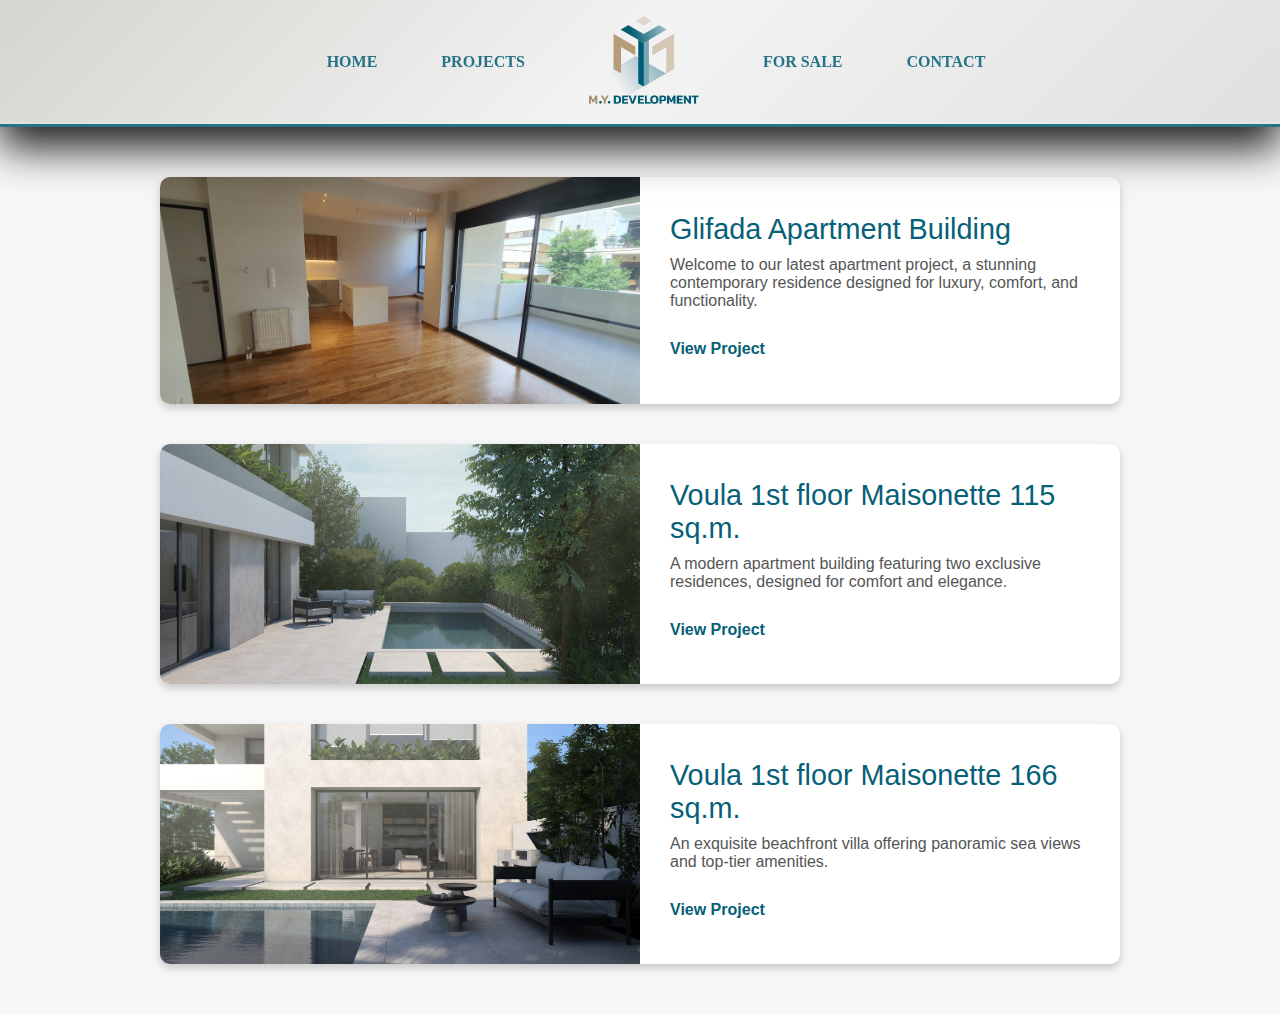
<file: projects.html>
<!DOCTYPE html>
<html lang="en">
<head>
    <meta charset="UTF-8">
    <meta name="viewport" content="width=device-width, initial-scale=1.0">
    <title>Our Projects</title>
    <link rel="stylesheet" href="styles.css">
    <style>
        /* Global Styles */
       
        /* Projects Section */
        .projects-wrapper {
            display: flex;
            flex-direction: column;
            align-items: center;
            padding: 50px 0;
            gap: 40px;
        }

        /* Project Box */
        .project-box {
            display: flex;
            align-items: center;
            width: 80%;
            max-width: 1200px;
            background: white;
            border-radius: 10px;
            overflow: hidden;
            box-shadow: 0 4px 10px rgba(0, 0, 0, 0.2);
            transition: transform 0.3s ease;
        }
        
        .project-box:hover {
            transform: translateY(-5px);
        }

        /* Alternating Layout */
        .reverse {
            flex-direction: row-reverse;
        }

        /* Project Image */
        .project-box img {
            width: 50%;
            height: 100%;
            object-fit: cover;
        }

        /* Project Details */
        .project-details {
            width: 50%;
            padding: 30px;
            text-align: left;
            border: none;
        }

        .project-details h2 {
            font-size: 1.8rem;
            font-weight: 500;
            color: #066077;
        }

        .project-details p {
            font-size: 1rem;
            color: #555;
            margin: 10px 0 20px;
        }

        /* View Project Button */
        .view-btn {
            display: inline-block;
            padding: 10px 20px;
            color: #066077;
            text-decoration: none;
            font-weight: bold;
            border-radius: 5px;
            transition: background 0.3s;
            text-align: start;
            padding-left: 0;
        }

        .view-btn:hover {
            color: #0b91b3;
        }

        /* Responsive */
        @media (max-width: 900px) {
            .project-box {
                flex-direction: column;
                width: 90%;
            }

            .reverse {
                flex-direction: column;
            }

            .project-box img, .project-details {
                width: 100%;
            }

            .project-details {
                text-align: center;
                padding: 20px;
            }
        }

    </style>
</head>
<body>

    <header>
        <div class="header">
            <a href="../index.html" class="logo-link-mobile"><img class="logo" src="/images/LOGO-FOR-WEB-200-PIXELS.png" alt="mydevelopment Logo"></a>
            <div class="burger-menu">&#9776;</div>
            <nav>
                <ul>
                    <li><a href="index.html">HOME</a></li>
                    <li><a href="projects.html">PROJECTS</a></li>
                    <li>            <a href="../index.html" class="logo-link"><img class="logo" src="/images/LOGO-FOR-WEB-200-PIXELS.png" alt="mydevelopment Logo"></a>
                    </li>
                    <li><a href="#projects">FOR&nbsp;SALE</a></li>
                    <li><a href="contact.html">CONTACT</a></li>
                </ul>
            </nav>
        </div>

    </header>

    <section class="projects-wrapper">
        <!-- Project 1 -->
        <div class="project-box">
            <img src="images/A1glifada1.jpg" alt="Voula Maisonette">
            <div class="project-details">
                <h2>Glifada Apartment Building</h2>
                <p>Welcome to our latest apartment project, a stunning 
                    contemporary residence designed for luxury, comfort, 
                    and functionality.</p>
                <a href="project-glifada.html" class="view-btn">View Project</a>
            </div>
        </div>

        <!-- Project 2 -->
        <div class="project-box ">
            <img src="images/A2_swimming_pool.jpg" alt="Luxury Apartments">
            <div class="project-details">
                <h2>Voula 1st floor Maisonette 115 sq.m.</h2>
                <p>A modern apartment building featuring two exclusive residences, designed for comfort and elegance.</p>
                <a href="project-voula166.html" class="view-btn">View Project</a>
            </div>
        </div>

        <!-- Project 3 -->
        <div class="project-box">
            <img src="images/A1 Swimming pool.jpg" alt="Seaside Villa">
            <div class="project-details">
                <h2>Voula 1st floor Maisonette 166 sq.m.</h2>
                <p>An exquisite beachfront villa offering panoramic sea views and top-tier amenities.</p>
                <a href="#" class="view-btn">View Project</a>
            </div>
        </div>
    </section>

</body>
</html>
</file>
<file: styles.css>
*{
    margin: 0;
    padding: 0;
    box-sizing: border-box;
}

:root {
    --primary-color: #267387; 
    --secondary-color: #B69D79;
    --accent-color:#07565C; 
    --text-color: rgb(243, 243, 243);
}

.jura-font {
    font-family: "Jura", serif;
    font-optical-sizing: auto;
    font-weight: 200;
    font-style:normal;
  }
body{
    display: flex;
    flex-direction: column;
    align-items: center;
    background-color: #F7F7F7;
    /* background: linear-gradient(135deg, #F3F3F3 0%, #E0E0E0 100%); */
    font-family:  'Nunito', Arial, sans-serif;
}

h1{font-size: 72px;}
h2{font-size: 48px;}
h3{font-size: 36px;}

/* NAVIGATION */


.logo {
    width: 70px;
    height: auto;
    transition: width 0.5s ease-out;
}

header {
    /* background: linear-gradient(135deg, #F4EDE4 0%, #EAD7C2 40%, #D4B996 100%); */
    background-color: #F3F3F3;
    background: linear-gradient(135deg, #d6d4cf 0%, #F3F3F3 50%, #E0E0E0 100%);

    /* background: linear-gradient(135deg, #f3f3f3 0%, #F3F3F3 50%, #F3F3F3 100%); */
    /* background: linear-gradient(135deg, var(--primary-color) 0%, var(--accent-color) 40%, var(--primary-color) 100%); */
    box-shadow: 0 15px 30px rgba(0, 0, 0, 0.7), inset 0 -1px 1px rgba(255, 255, 255, 0.1);
    border-bottom: 3px solid var(--primary-color);
    /* color: var(--secondary-color); */
    backdrop-filter: blur(8px);
    transition: all 0.3s ease;
    overflow: hidden;
    width: 100%;
    z-index: 1000;
    font-family: 'Jura';
    padding: 1rem 0;
}

  header::before {
    content: "";
    position: absolute;
    top: 0;
    left: -50%;
    width: 200%;
    height: 200%;
    background: radial-gradient(circle, rgba(255, 255, 255, 0.1), rgba(255, 255, 255, 0) 70%);
    opacity: 0.2;
    transform: rotate(25deg);
    transition: all 0.3s ease;
  }
  
  header:hover::before {
    transform: rotate(-25deg);
    opacity: 0.3;
  }
  
  header:hover {
    /* background: linear-gradient(135deg, var(--primary-color) 0%, #0c1424 60%, var(--primary-color) 100%); */
    box-shadow: 0 20px 40px rgba(0, 0, 0, 0.9), inset 0 -2px 2px rgba(255, 255, 255, 0.2);
    /* padding: 2rem 0; */
}
header:hover .logo{
    width: 110px;
    transition: width 0.3s ease-in;
}
nav {
    max-width: 1200px;
    margin: 0 auto;
    padding: 0 2rem;
    display: flex;
    justify-content: space-between;
    align-items: center;
    position: relative;
}




nav ul {

    display: flex;
    list-style: none;
    margin: 0;
    padding: 0;
    align-items: center;
    justify-content: center;
    width: 100%;
}

nav ul li {
    margin-left: 2rem;
}

nav ul li a {
    color: var(--primary-color);
    text-decoration: none;
    font-size: 1rem;
    font-weight: 700;
    text-transform: uppercase;
    padding: 0.5rem 1rem;
    transition: all 0.3s ease;
    border-radius: 4px;
    position: relative;
}
nav ul li a::before{
    content: "";
    position: absolute;
    width: 0;
    height: 2px;
    bottom: 0;
    left: 10px;
    background-color: transparent;
    transition: width 0.5s ease;
}

nav ul li a:hover::before {
    background-color: var(--secondary-color); 
    width: calc(100% - 20px); 
}

.nav-toggle {
    display: none;
}

.nav-toggle-label {
    display: none;
}
.logo-link-mobile{
    display: none;
}
.burger-menu{
    display: none;
}

@media (max-width:768px) {
    /* NAVIGATION */
    .header{
        padding-bottom: 1rem;
        display: flex;
        justify-content: space-around;
         align-items: center;
        width: 100%;
        z-index: 9999;
    }
    header {
        border-bottom: 0px solid var(--primary-color);
        overflow: hidden; /* Prevents content shifting */
        height: 120px;
     }
     header:hover .logo{
         width: 90px;
         transition: width 0.5s ease-in;
     }
    
    .logo {
        width: 90px;
        height: auto;
        transition: width 0.5s ease-out;
    }
    .logo-link-mobile{
        display: block;
        z-index: 999;
    }
    nav {
        position: absolute;
        top: 0;
        right: -100%;
        width: 350px;
        height: 100vh;
        align-items: start;
        box-shadow: -2px 0 5px rgba(0, 0, 0, 0.2);
        transition: right 0.3s ease-in-out;
        z-index: 9998;
        background-color: #032c2c;
    }
    nav ul{
        display: flex;
        flex-direction: column;
        height: 500px;
    }
    .nav-mobile{
        display: none;
    }


    .burger-menu {
        display: block;
        position: relative;
        font-size: 32px;
        cursor: pointer;
        color: #3A9B88;
        z-index: 9999; /* Higher than nav */
    }

    .burger-menu.open {
        font-size: 32px;
        transition: all ease 0.7s;
        color: white;
        position: absolute;
        top: 20px;
        right: 30px;
    }
    .close-menu {
        font-size: 30px;
        cursor: pointer;
        align-self: flex-end;
    }
    nav.active {
        right: 0;
        height: 100vh; /* Make sure nav fills the screen */
        display: flex;
        flex-direction: column;
        align-items: start;
        justify-content: center;
    }
    nav.active ul{
        gap: 2rem;
        justify-content: start;
        align-items: start;
    }
    nav.active ul li:nth-child(3){
        order: 5;
    }
    nav.active .logo{
        width: 140px;
    }
    nav.active a{
        font-size: 2rem;
        color: #B69D79;
    }
    header.active {
        height: 100vh; /* Makes the header take full screen */
    }
    header.close{
        height: 100px;
    }
    
}
/* HERO SECTION */
.hero{
    font-family: 'Jura', serif;
    width: 100%;
    /* max-width: 1200px; */
    margin: 0 auto;
    height: 90vh;
    background-size:cover;
    background-position: top;
    transition: background-image ease-in 0.3s;
    display: flex;
    flex-direction: column;
    align-items: center;
    justify-content: center;
    /* padding-top: 3rem; */
    text-align: center;
}
.hero-text p{
    max-width: 600px;
    text-align: start;
    font-weight: 600;
    color: rgba(223, 223, 223, 0.9);
    padding-left: 0.1rem;
}
.button-container{
    margin-top: 2rem;
    display: flex;
    gap: 2rem;
}

.overlay {
    position: absolute;
    inset: 0;
    background: rgba(0, 0, 0, 0.5);
    display: flex;
    align-items: center;
    justify-content: center;
    gap: 2rem;
}
.overlay h3 {
    color: rgb(255, 255, 255);
    font-size: 2.2rem;
    font-weight: bold;
    text-align: center;
}
.thumbnails {
    position: absolute;
    bottom: 80px;
    left: 50%;
    transform: translateX(-50%);
    display: flex;
    gap: 2rem;
}
.thumbnails img {
    width: 160px;
    height: 100px;
    cursor: pointer;
    border: 2px solid transparent;
    transition: border 0.3s;
    opacity: 0.5;
}
.thumbnails img:hover, .thumbnails img.active {
    border: 2px solid white;
    opacity: 1;
}
@media (max-width:768px) {
    .hero{
        background-position: bottom; 
        background-size: cover;
        background-repeat: no-repeat;
    }
    .overlay{
        /* position: relative; */
        top: 0;
        flex-direction: column;
        justify-content: center;
        gap: 1rem;
        height: 100%;
        background-color: rgba(0, 0, 0, 0.5);
        /* padding-bottom: 6rem; */
    }
    .thumbnails{
        width: 100%;
        overflow: scroll;
        padding: 0 1rem;
        bottom: 20px;
    }

    .overlay h3{
        font-size: 1.2rem;
        margin-bottom: 0.8rem;
    }
    
    .overlay p{
        text-align: center;
        padding: 0 2rem 1rem;
        font-size: 0.8rem;
    }
}
/* PROJECTS */

.title-container{
    display: flex;
    align-items: center;
    width: 100%;
    margin-bottom: 3rem;
    justify-content: space-between;
}
.our-work {
    text-align: start;
    padding: 80px 50px;
    max-width: 1200px;
    background-color: #F7F7F7;
    /* background: linear-gradient(135deg, #F3F3F3 0%, #E0E0E0 100%); */
}

.our-work h2 {
    font-size: 2.5rem;
    font-weight: bold;
    color: #333;
}
.our-work h4{
    cursor: pointer;
}
.our-work h4:hover{
    color: #07565C;
}
.projects {
    display: grid;
    grid-template-columns: repeat(3, 1fr);
    gap: 20px;
    max-width: 1200px;
    height: 500px;
    margin: 0 auto;
}

.project {
    position: relative;
    overflow: hidden;
    border-radius: 10px;
    box-shadow: 0 4px 10px rgba(0, 0, 0, 0.1);
    transition: transform 0.3s ease-in-out;
    height: 400px;
    cursor: pointer;
}
.projects a{
    text-decoration: none;
}
.project img {
    width: 100%;
    height: 100%;
    object-fit: cover;
    object-position:center;
    transition: transform 0.3s ease-in-out;
}

.project:hover img {
    transform: scale(1.1);
    opacity: 1;
}

.project-info {
    position: absolute;
    bottom: 0;
    width: 100%;
    background: rgba(0, 0, 0, 0.7);
    color: white;
    padding: 15px;
    text-align: center;
    transform: translateY(100%);
    transition: transform 0.3s ease-in-out;
}

.project:hover .project-info {
    transform: translateY(0);
}

.project-info h3 {
    font-size: 1.5rem;
    margin-bottom: 5px;
}

.project-info p {
    font-size: 1rem;
    margin: 0;
}
.state{
    position: absolute;
    z-index: 99999;
    color: white;
    top: -3rem;
    right: 1rem;
    background-color: var(--primary-color);
    padding: 4px 16px;
    border-radius: 4px;
}
.sale{
    background-color: var(--secondary-color);
}
.project-details {
    text-align: start;
    padding: 10px;
    color: #333;
    font-size: 1rem;
    border-top: 1px solid #ddd;
}

.project-details p {
    margin: 5px 0;
    font-size: 1rem;
}

.project-details strong {
    color: #267387; 
}

@media (max-width: 768px) {
    .projects {
        grid-template-columns: repeat(1, 1fr); /* 1 column */
        gap: 15px; /* Reduce gap for smaller screens */
        height: auto;
    }
}
.line{
    width: 100%;
    height: 1rem;
    background-color: var(--primary-color);
}
footer{
    background-color: #F3F3F3;
    width: 100%;
    display: flex;
    flex-direction: column;
    justify-content: center;
    align-items: center;
}
.footer-container{
    display: flex;
    align-items: start;
    padding: 4rem;
    gap: 2rem;
    color:#267387;
    width: 100%;
    max-width: 1200px;
    justify-content: space-between;
}
footer img{
    height: 180px;
}

footer p{
    font-size: 1.4rem;
}
footer hr{
    margin-bottom: 1rem;
    border-top: 1px solid var(--secondary-color);
}
footer ul a{
    text-decoration: none;
    color: var(--secondary-color);
}
footer ul a:hover{
    color: #a48869;
}
.footer-nav ul{
    height: 180px;
    display: flex;
    flex-direction: column;
    justify-content: center;
    gap: 1rem;
}
.footer-copy{
    width: 100%;
    height: 30px;
    display: flex;
    justify-content: space-around;
    align-items: center;
    font-size: 1.2rem;
    color: var(--text-color);
    background-color: var(--primary-color);
}
.footer-copy a{
    color: #dfc096;
    text-decoration: none;
}
.footer-copy a:hover{
    color: #B69D79;
}

@media (max-width:768px) {
   .footer-container{
    flex-direction: column;
    align-items: center;
   }
   .footer-container p{
    font-size: 1rem;
   }
   .footer-copy{
    padding: 1rem 0;
    flex-direction: column;
    height: 90px;
   }
   .footer-nav ul{
    text-align: center;
   }
}
/* CONTACT */
.contact-section {
    /* background: linear-gradient(135deg, #F3F3F3, #EDEDED); */
    padding: 80px 50px;
    display: flex;
    justify-content: center;
    width: 100%;
    background-color: white;
}

.contact-container {
    display: flex;
    width: 100%;
    max-width: 1200px;
    background: white;
    /* box-shadow: 0 10px 30px rgba(0, 0, 0, 0.2); */
    /* border-radius: 12px; */
    overflow: hidden;
}

/* Left Side: Contact Form */
.contact-form {
    display: flex;
    flex-direction: column;
    justify-content: center;
    width: 50%;
    padding: 50px;
    background: #D3E2E6;
    color: white;
}

.contact-form h2 {
    font-size: 2rem;
    margin-bottom: 10px;
}

.contact-form p {
    font-size: 1.1rem;
    margin-bottom: 30px;
    opacity: 0.8;
}
::placeholder{
    color: white;
}
.input-group {
    position: relative;
    margin-bottom: 20px;
}

.input-group input,
.input-group textarea {
    width: 100%;
    padding: 12px;
    background: transparent;
    border: 2px solid rgba(255, 255, 255, 0.5);
    border-radius: 5px;
    color: white;
    font-size: 1rem;
    outline: none;
    transition: border 0.3s ease-in-out;
}

/* .input-group label {
    position: absolute;
    top: 50%;
    left: 12px;
    transform: translateY(-50%);
    font-size: 1rem;
    color: rgba(255, 255, 255, 0.6);
    transition: 0.3s ease-in-out;
} */

.input-group input:focus + label,
.input-group textarea:focus + label,
.input-group input:not(:placeholder-shown) + label,
.input-group textarea:not(:placeholder-shown) + label {
    top: 5px;
    font-size: 0.9rem;
    color: white;
}

.contact-form button {
    width: 100%;
    padding: 12px;
    background: #B69D79;
    border: none;
    color: white;
    font-size: 1.2rem;
    font-weight: bold;
    border-radius: 5px;
    cursor: pointer;
    transition: background 0.3s ease-in-out;
}

.contact-form button:hover {
    background: #a48869;
}

/* Right Side: Contact Info */
.contact-info {
    flex: 1;
    padding: 50px;
    background: white;
    color: #333;
    text-align: left;
}

.contact-info h3 {
    font-size: 1.8rem;
    margin-bottom: 20px;
    color: #267387;
}

.contact-info p {
    font-size: 1.1rem;
    margin-bottom: 10px;
}

.map {
    margin-top: 20px;
}

.map iframe {
    width: 100%;
    height: 200px;
    border: none;
    border-radius: 5px;
}

/* Responsive */
@media (max-width: 900px) {
    .contact-container {
        flex-direction: column;
    }
    
    .contact-form,
    .contact-info {
        padding: 30px;
    }
}
</file>
<file: contact.css>
/* General Styling */

body{
    padding: 0;
    background-color: white;
}
.contact-section {
    background: transparent;
    /* padding: 80px 20px; */
    font-family:  sans-serif;
    display: flex;
    flex-direction: row;
    align-items: end;
    justify-content: center;
    position: relative;
    top: -300px;
    margin: 0;
    padding: 0;
    max-width: 1200px;
    gap: 1rem;
    margin-bottom: -200px;
}

.contact-container {
    display: flex;
    flex-direction: row;
    justify-content: space-between;
    align-items: stretch;
    margin: 0 ;
    background: #ffffff;
    box-shadow: 0 10px 20px rgba(0, 0, 0, 0.15);
    overflow: hidden;
    max-width: 50%;
    border-radius: 1rem;
}
.contact-section p{
    color: #102A43;
    margin-bottom: 1rem;
}
.contact-det{
    height: 425px;
    margin: 0;
    border-radius: 1rem;
    padding: 2rem 4rem;
    justify-content: space-between;
    align-items: center;
    background: #ffffff;
    box-shadow: 0 10px 20px rgba(0, 0, 0, 0.15);
    overflow: hidden;
    border-radius: 1rem;
    display: flex;
    flex-direction: column;
    /* justify-content: center; */
}
.contact-det-all{
    display: flex;
    flex-direction: row;
    justify-content: center;
    align-items: center;
}
.contact-frame{
    padding: 1rem 2rem;
    /* border:2px solid #327c8e; */
    font-size: 1.2rem;
    color:#5f5f5f;
    font-weight: 600;
    border-radius: 0.8rem;
    margin-bottom: 2rem;
    background-color: #E5E5E5;
    padding-left: 1rem;
}
.contact-det img{
    width: 40px;
}
.contact-det-all{
    width: 100%;
    display: flex;
    align-items: center;
    justify-content: start;
    gap: 3rem;
}
/* Contact Info Section */

.map{
    width: 100%;
    margin: 0;
    padding: 0;
}
.map iframe {
    width: 100%;
    height: 450px;
    border: none;
    border-radius: 0;
}

/* Contact Form Section */
.contact-form {
    flex: 1;
    padding: 60px;
    background: #ffffff;

}

.contact-section h2 {
    font-size: 28px;
    margin-bottom: 1rem;
    color: #102A43;
    text-align: start;
    font-weight: 700;
    text-transform: uppercase;
}

.input-group {
    margin-bottom: 24px;
}

.input-group input,
.input-group textarea {
    width: 100%;
    padding: 16px;
    border-bottom: 1px solid #b0bec5;
    border-radius: 8px;
    font-size: 18px;
    transition: all 0.3s ease-in-out;
    color: #245966;
    font-weight: 100;
}

.input-group input:focus,
.input-group textarea:focus {
    border-color: #102A43;
    box-shadow: 0 0 8px rgba(16, 42, 67, 0.3);
    outline: none;
}

button[type="submit"] {
    width: 100%;
    padding: 16px;
    background: #327B8E;
    color: #ffffff;
    border: none;
    font-size: 20px;
    border-radius: 8px;
    cursor: pointer;
    font-weight: 700;
    text-transform: uppercase;
    transition: background 0.3s ease-in-out, transform 0.2s;
}

button[type="submit"]:hover {
    background: #245966;
    transform: translateY(-2px);
}
::placeholder{
    color: #c0c0c0;
}
/* Responsive Design */
@media (max-width: 768px) {
    .contact-container {
        flex-direction: column;
    }

    .contact-info, .contact-form {
        width: 100%;
        padding: 50px;
    }
}

footer{
    margin: 0;
}


/* ANIMATION */
.box {
    opacity: 0;
    transform: translateX(-100px); /* Initially off-screen */
    transition: transform 0.8s ease-out, opacity 0.8s ease-out;
  }
  
  .one, .two {
    opacity: 0;
    transform: translateX(-100px); /* Initial hidden state */
  }
</file>
<file: project.css>
/* General styles */
body {
    font-family: 'Arial', sans-serif;
    color: #333;
    background-color: #f4f4f4;
    margin: 0;
    padding: 0;
}
section{
    width: 100%;
}
.container {
    padding: 20px;
}

h2, h3 {
    color: #397F91;
    font-family: 'Helvetica Neue', sans-serif;
}

ul {
    list-style-type: none;
    padding-left: 0;
}

ul li {
    font-size: 1rem;
    margin-bottom: 10px;
    color: #555;
}
.download-btn{
    padding: 1rem 2rem;
    border: none;
    border-radius: 0.6rem;
    color: #f5faff;
    background-color: #397F91;
    cursor: pointer;
    transition: background-color ease 0.3s;
}
.download-btn:hover{
    background-color: #397F91;
}
/* Property intro section */
.property-intro {
    background-color: #ffffff;
    padding: 50px 0;
    box-shadow: 0 2px 10px rgba(0, 0, 0, 0.1);
    border-radius: 8px;
    width: 100%;
    display: flex;
    align-items: start;
    justify-content: center;
    gap: 3rem;
}

.property-intro h2 {
    font-size: 2.5rem;
    color: #397F91;
    margin-bottom: 10px;
}

.container p {
    font-size: 1.1rem;
    color: #666;
    line-height: 1.6;
    max-width: 520px;
    margin: 0;
}
.property-description p{
    font-size: 1.1rem;
    color: #666;
    line-height: 1.6;
    max-width: 100%;
    text-align: start;
}
.property-description h3{
    font-size: 2rem;
    margin-bottom: 1rem;
}
/* Property details section */
.property-details {
    background-color: #f4f4f4;
    padding: 50px 0;
    box-shadow: 0 2px 10px rgba(0, 0, 0, 0.1);
    border-radius: 8px;
    width: 100%;
    display: flex;
    align-items: start;
    justify-content: center;
    gap: 3rem;
}
.property-details img{
    width: 350px;
    height: 350px;

}

.property-details h3 {
    font-size: 2rem;
    margin-bottom: 20px;
}

.property-details ul li {
    font-size: 1rem;
    margin-bottom: 12px;
    color: #555;
}

.property-details ul li strong {
    color: #397F91;
}
@media (max-width:768px) {
    .property-intro, .property-details{
        flex-direction: column;
        align-items: center;
    }
    .property-details img, .property-intro img{
        max-width: 320px;
    }

}


/* Amenities section */
.amenities {
    background-color: #f8f8f8;
    padding: 50px 0;
    box-shadow: 0 2px 10px rgba(0, 0, 0, 0.1);
    border-radius: 8px;
    width: 100%;
    display: flex;
    align-items: start;
    justify-content: center;
    gap: 3rem;
}
.amenities img{
    max-width: 840px;
}
.amenities h3 {
    font-size: 2rem;
    margin-bottom: 20px;
    color: #397F91;
}

.amenities ul li {
    font-size: 1rem;
    margin-bottom: 12px;
    color: #555;
}

.amenities ul li:before {
    content: "✔️";
    color: #28a745;
    margin-right: 8px;
}
@media (max-width:768px) {
    .amenities{
        flex-direction: column-reverse;
        align-items: center;
        justify-content: center;
    }
    .amenities img{
        max-width: 320px;
    }
}
.property-description{
    width: 100%;
    margin: 0 auto;
    display: flex;
    flex-direction: column;
    justify-content: center;
    align-items: center;
    background-color: white;
}

.description-container{
    max-width: 1200px;
    padding:3rem 1.4rem;
}

/* Location section */
.location {
    background-color: #ffffff;
    padding: 50px 0;
    box-shadow: 0 2px 10px rgba(0, 0, 0, 0.1);
    border-radius: 8px;
    width: 100%;
    display: flex;
    align-items: start;
    justify-content: center;
    gap: 3rem;padding: 50px 0;
    box-shadow: 0 2px 10px rgba(0, 0, 0, 0.1);
    border-radius: 8px;
    margin-bottom: 50px;
}

.location h3 {
    font-size: 2rem;
    margin-bottom: 20px;
    color: #397F91;
}

.location ul li {
    font-size: 1rem;
    margin-bottom: 12px;
    color: #555;
}

.location ul li strong {
    color: #397F91;
}

/* Responsive Design */
@media screen and (max-width: 768px) {
    .container {
        width: 90%;
    }

    h2 {
        font-size: 2rem;
    }

    h3 {
        font-size: 1.5rem;
    }

    ul li {
        font-size: 0.9rem;
    }
}
.download{
    background-color: #ffffff;
    padding: 50px 0;
    box-shadow: 0 2px 10px rgba(0, 0, 0, 0.1);
    border-radius: 8px;
    width: 100%;
    display: flex;
    align-items: start;
    justify-content: center;
    gap: 3rem;padding: 50px 0;
    box-shadow: 0 2px 10px rgba(0, 0, 0, 0.1);
    border-radius: 8px;
    margin-bottom: 50px;
}

/* PHOTO GALLERY */

/* General Styles */
.photo-gallery {
    padding: 50px 20px;
    /* background-color: #f4f4f4; */
    text-align: center;
}

.gallery-container {
    max-width: 1200px;
    margin: 0 auto;
}

.gallery-container h3 {
    font-size: 2rem;
    margin-bottom: 20px;
    color: #397F91;
}

/* Gallery Grid */
.gallery-grid {
    display: flex;
    flex-wrap: wrap;
    justify-content: center;
    gap: 15px; /* Space between images */
    max-width: 1200px;
    margin: 0 auto;
}

/* Image Container */
.gallery-grid img {
    width: calc(33.3% -10px);/* 2 images per row */
    height: 250px;
    object-fit: cover;
    border-radius: 8px;
    transition: transform 0.3s ease-in-out;
    position: relative;
}

/* Hover Effect */
.location .gallery-grid img:hover {
    transform: scale(1.05);
}


/* Style the Labels */
.gallery-grid img::after {
    display: block;
    text-align: center;
    font-size: 1rem;
    color: #397F91;
    font-weight: bold;
    margin-top: 5px;
}
.property-gallery{
    background-color: white;
}
/* Style Image Labels */
.image-label {
    display: inline-block;
    background: rgba(182, 182, 182, 0.1); /* Dark blue with transparency */
    color: #397F91; /* White text */
    font-size: 1rem;
    font-weight: 200;
    text-align: center;
    padding: 8px 12px;
    border-radius: 6px;
    margin-top: 10px;
    transition: all 0.3s ease-in-out;
}

/* Center the label */
.gallery-item {
    display: flex;
    flex-direction: column;
    align-items: center;
}

/* Hover effect - subtle glow */
.image-label:hover {
    background: transparent; /* Full opacity on hover */
}

/* Responsive Design */
@media screen and (max-width: 1024px) {
    .gallery-grid img {
        width: calc(40% - 10px); /* 2 images per row on tablets */
    }
}

@media screen and (max-width: 600px) {
    .gallery-grid img {
        width: 100%; /* 1 image per row on mobile */
        height: 200px;
    }
}

/* Lightbox Styling */
.lightbox {
    position: fixed;
    top: 0;
    left: 0;
    width: 100%;
    height: 100%;
    background: rgba(0, 0, 0, 0.7); /* Dark overlay */
    backdrop-filter: blur(6px); /* Blur effect */
    display: none;
    justify-content: center;
    align-items: center;
    z-index: 1000;
}

.lightbox img {
    max-width: 90%;
    max-height: 80%;
    border-radius: 10px;
    box-shadow: 0 0 8px rgba(255, 255, 255, 0.2);
    animation: fadeIn 0.3s ease-in-out;
}

/* Close Button */
.lightbox::after {
    content: "✖";
    position: absolute;
    top: 20px;
    right: 30px;
    font-size: 2rem;
    color: white;
    cursor: pointer;
    font-weight: bold;
}

/* Fade In Animation */
@keyframes fadeIn {
    from {
        opacity: 0;
        transform: scale(0.95);
    }
    to {
        opacity: 1;
        transform: scale(1);
    }
}

.our-work{
    margin: 0;
    max-width: 100%;
    text-align: center;
    background-color: white;
}
.project a{
    text-decoration: none;
}
.title-container{
    align-items: center;
    justify-content: space-around;
}

/* GLIFADA */

.property-intro .container img{
    width: 340px;
}
</file>
